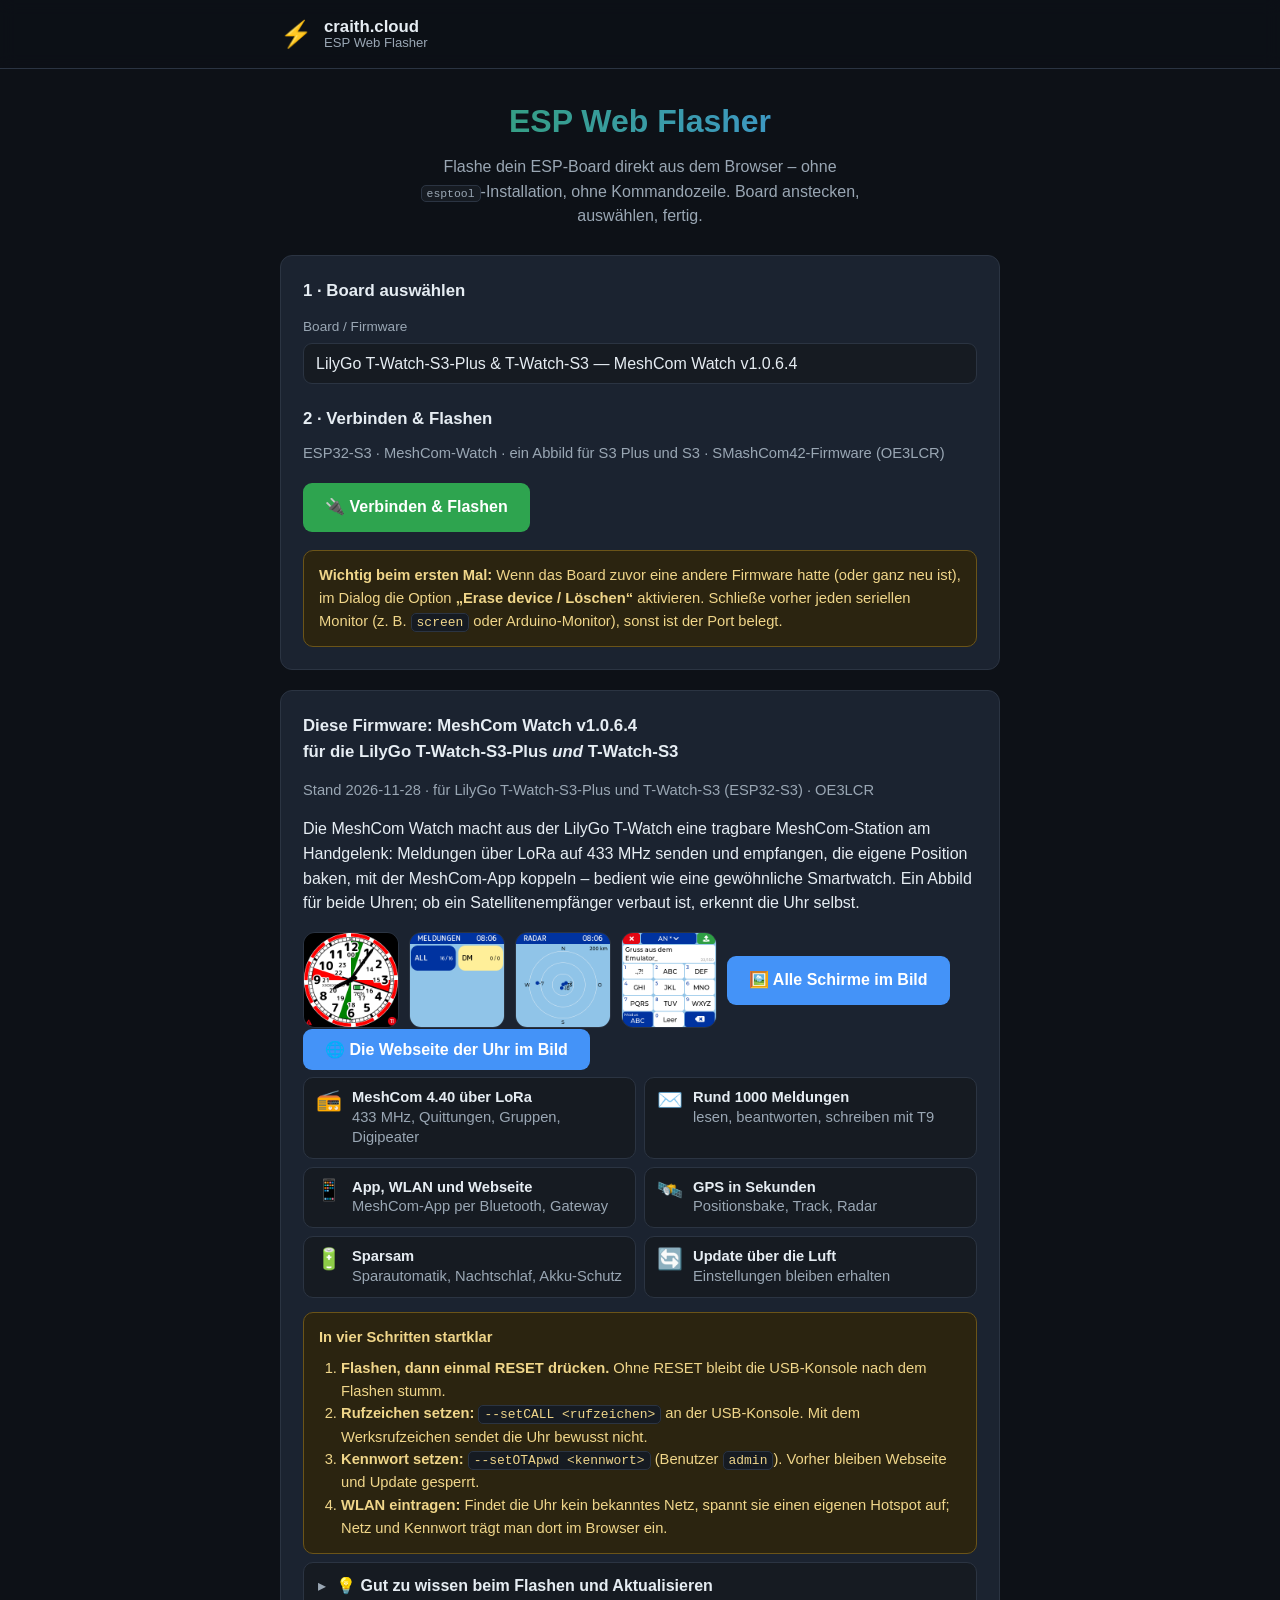
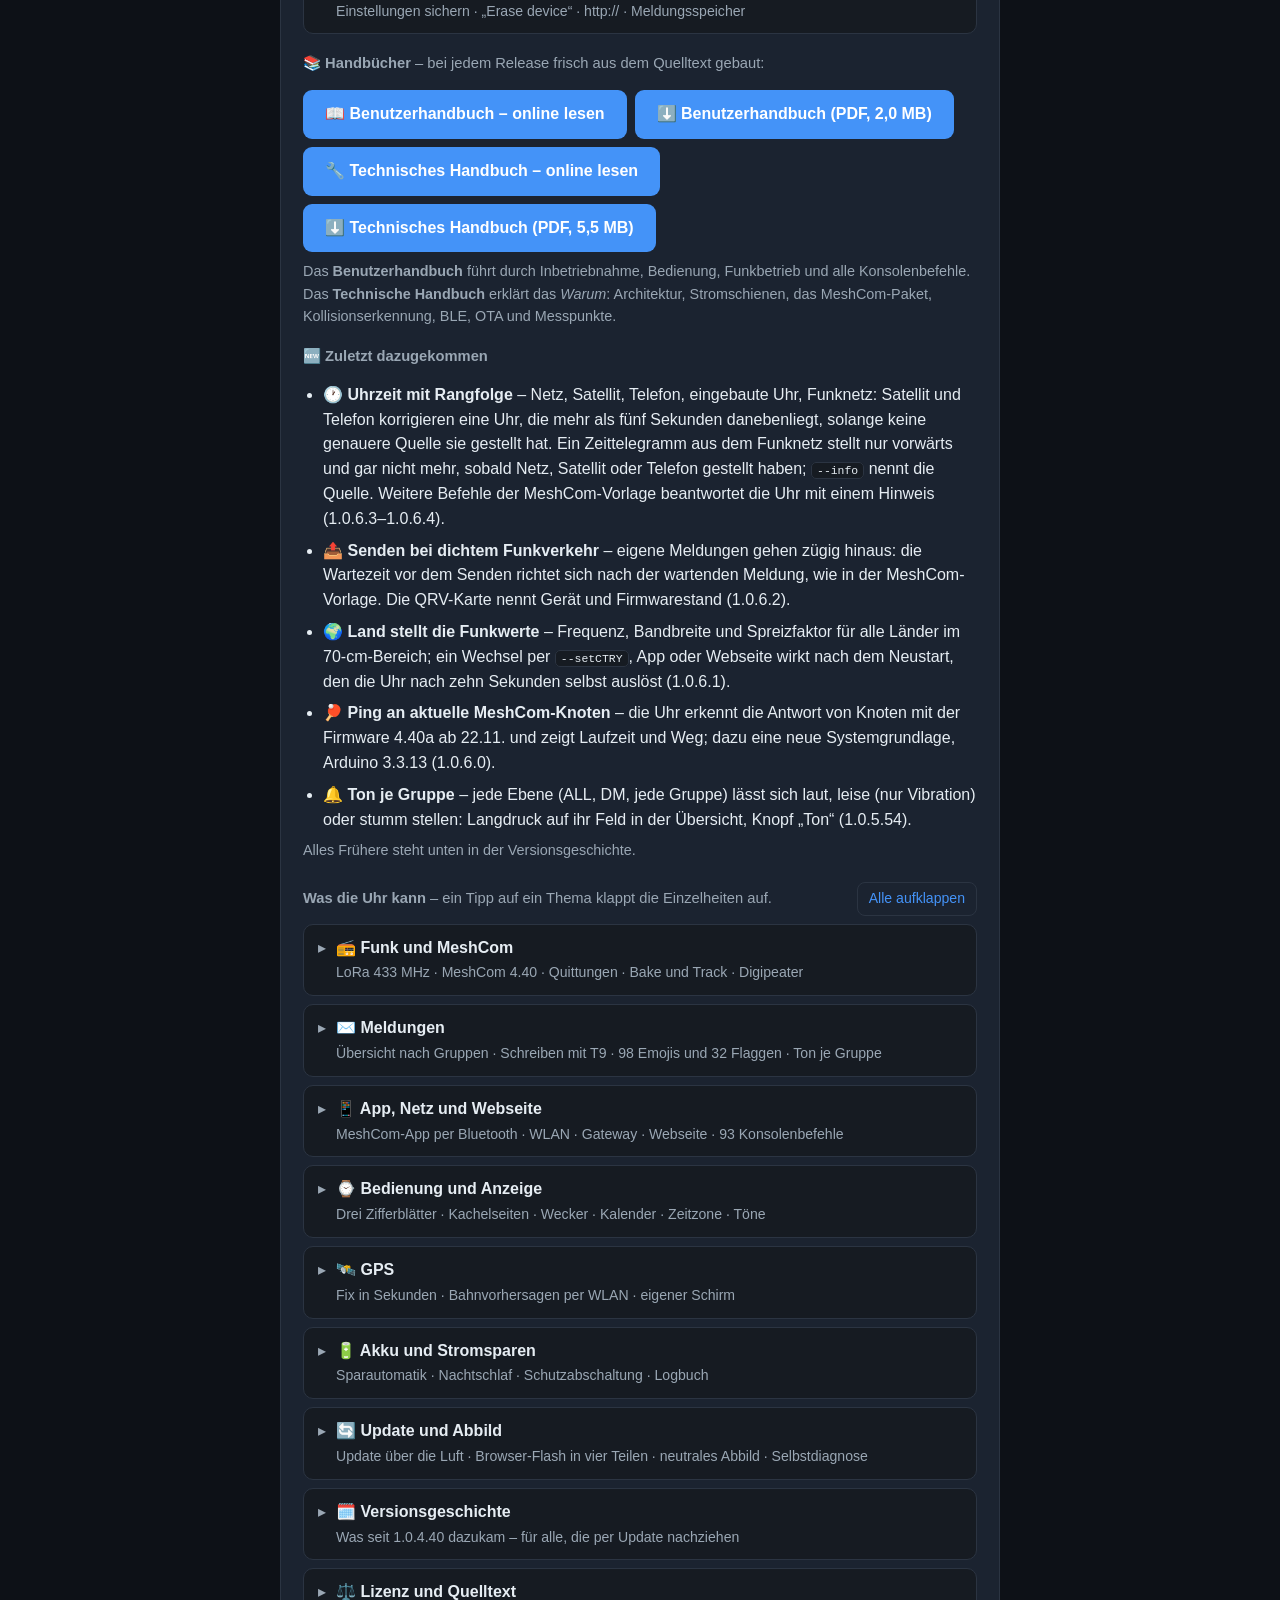
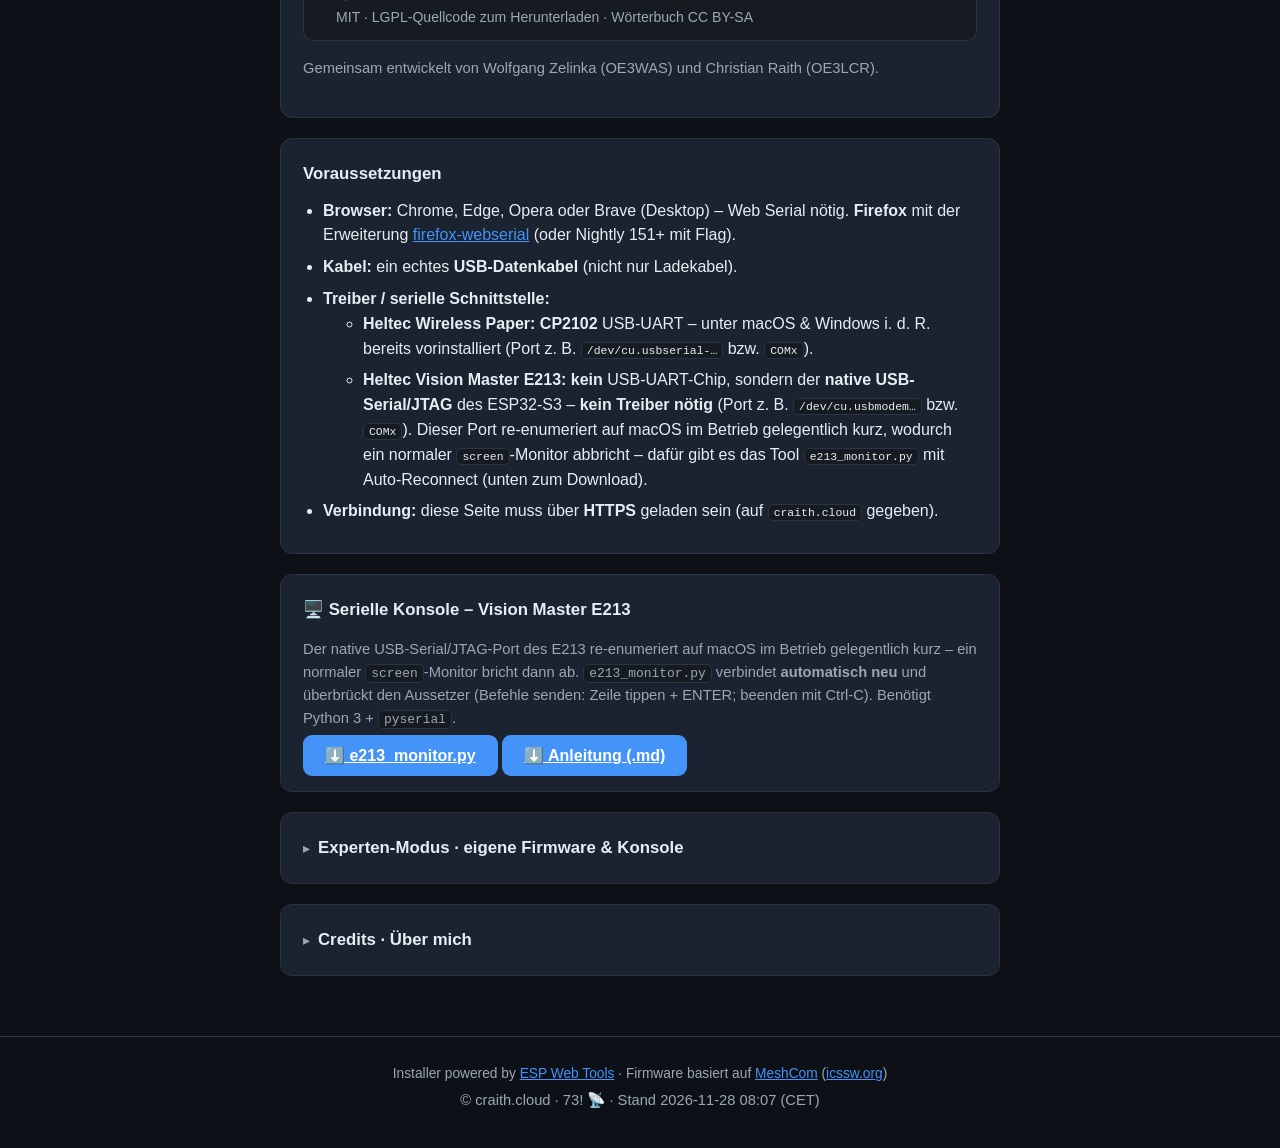
<file: index.html>
<!DOCTYPE html>
<html lang="de">
<head>
  <meta charset="UTF-8" />
  <meta name="viewport" content="width=device-width, initial-scale=1.0" />
  <title>ESP Web Flasher · craith.cloud</title>
  <meta name="description" content="Flashe deine LilyGo T-Watch-S3-Plus oder T-Watch-S3 direkt aus dem Browser mit der MeshCom-Watch-Firmware – ohne esptool-Installation oder Treiber-Gefrickel. Auch für Heltec Wireless Paper und Vision Master E213." />
  <!-- Link-Vorschau (WhatsApp, Signal, Telegram, Mastodon …) -->
  <meta property="og:type" content="website" />
  <meta property="og:site_name" content="craith.cloud" />
  <meta property="og:locale" content="de_AT" />
  <meta property="og:url" content="https://www.craith.cloud/espflash/" />
  <meta property="og:title" content="MeshCom Watch flashen · ESP Web Flasher" />
  <meta property="og:description" content="Flashe deine LilyGo T-Watch-S3-Plus oder T-Watch-S3 direkt aus dem Browser mit der MeshCom-Watch-Firmware – ohne esptool-Installation oder Treiber-Gefrickel." />
  <meta property="og:image" content="https://www.craith.cloud/espflash/img/twatch-face-192.png" />
  <meta property="og:image:width" content="192" />
  <meta property="og:image:height" content="192" />
  <meta property="og:image:alt" content="Zifferblatt der MeshCom Watch" />
  <meta name="twitter:card" content="summary" />
  <link rel="icon" href="favicon.svg" type="image/svg+xml" />
  <link rel="stylesheet" href="style.css?v=20261115" />
  <!-- ESP Web Tools (Web Serial Flasher) – lokal eingebunden, v10.2.1 -->
  <script
    type="module"
    src="vendor/esp-web-tools/install-button.js"></script>
</head>
<body>
  <header class="site-header">
    <div class="brand">
      <span class="brand-logo">⚡</span>
      <div class="brand-text">
        <span class="brand-name">craith.cloud</span>
        <span class="brand-sub">ESP Web Flasher</span>
      </div>
    </div>
  </header>

  <main class="container">
    <section class="hero">
      <h1>ESP Web Flasher</h1>
      <p class="lead">
        Flashe dein ESP-Board direkt aus dem Browser – ohne
        <code>esptool</code>-Installation, ohne Kommandozeile.
        Board anstecken, auswählen, fertig.
      </p>
    </section>

    <!-- Browser-Warnung: nur sichtbar, wenn Web Serial fehlt -->
    <div id="unsupported" class="alert alert-error" hidden>
      <strong>Dieser Browser unterstützt kein Web Serial.</strong>
      Bitte öffne diese Seite in <b>Google Chrome</b>, <b>Microsoft Edge</b>,
      <b>Opera</b> oder <b>Brave</b> (Desktop).
      <b>Firefox</b> geht ebenfalls – dafür einmalig die WebSerial-Erweiterung
      <a href="https://github.com/kuba2k2/firefox-webserial" target="_blank" rel="noopener">firefox-webserial</a>
      installieren (oder Firefox&nbsp;Nightly 151+ mit aktiviertem Web-Serial-Flag).
      <b>Safari</b> funktioniert nicht.
    </div>

    <section class="card flash-card">
      <h2>1 · Board auswählen</h2>
      <label class="field">
        <span class="field-label">Board / Firmware</span>
        <select id="board">
          <option value="twatch-s3-plus" data-version="1.0.6.4">
            LilyGo T-Watch-S3-Plus &amp; T-Watch-S3 — MeshCom Watch v1.0.6.4
          </option>
          <option value="heltec-wireless-paper" data-version="v4.35p - v4.35p.09.01">
            Heltec Wireless Paper — MeshCom v4.35p - v4.35p.09.01
          </option>
          <option value="heltec-vision-master-e213" data-version="v4.35p - v4.35p.09.01">
            Heltec Vision Master E213 — MeshCom v4.35p - v4.35p.09.01
          </option>
          <!-- Weitere Boards folgen hier -->
        </select>
      </label>

      <h2>2 · Verbinden &amp; Flashen</h2>
      <p class="muted board-info" id="board-info">
        ESP32-S3 · Panel V1.1 &amp; V1.2 · MeshCom-Firmware
      </p>

      <esp-web-install-button id="installer" manifest="manifest-heltec-wp.json">
        <button class="btn btn-primary" slot="activate">🔌 Verbinden &amp; Flashen</button>
        <span slot="unsupported" class="hidden"></span>
        <span slot="not-allowed" class="alert alert-error">
          Zugriff auf den seriellen Port wurde nicht erlaubt.
        </span>
      </esp-web-install-button>

      <div class="alert alert-warn">
        <strong>Wichtig beim ersten Mal:</strong> Wenn das Board zuvor eine andere
        Firmware hatte (oder ganz neu ist), im Dialog die Option
        <b>„Erase device&nbsp;/ Löschen“</b> aktivieren. Schließe vorher jeden
        seriellen Monitor (z.&nbsp;B. <code>screen</code> oder Arduino-Monitor),
        sonst ist der Port belegt.
      </div>
    </section>

    <section class="card" data-fw="heltec-wireless-paper">
      <h2>Diese Firmware: MeshCom v4.35p - v4.35p.09.01<br>mit Erweiterungen für das Heltec Wireless Paper</h2>
      <p class="muted">Stand 2026-09-01 · für Heltec Wireless Paper (ESP32-S3)</p>
      <ul class="changelog">
        <li>🆕 🔋 <b>Unterspannungsschutz mit Auto-Wiederanlauf</b> – das Modul schaltet bei
            <b>≤&nbsp;3,3&nbsp;V</b> kontrolliert ab, statt bis zur Tiefentladung weiterzulaufen.
            Danach prüft es im Schlaf alle 30&nbsp;Minuten den Akku und <b>startet nach dem Laden
            von selbst wieder</b> – ab 3,9&nbsp;V und erst nach dreifacher Bestätigung, damit ein
            Ladestrom keinen Fehlstart auslöst. Gedacht für Solar- und Bergstandorte, wo niemand
            täglich hinaufsteigen kann. <i>(neu 09.01)</i></li>
        <li>🆕 🛡️ <b>Boot-Gate</b> – prüft den Akku, <i>bevor</i> Display, LoRa und WLAN hochfahren,
            und beendet damit die Brownout-Schleife, in der ein Modul mit leerem Akku endlos neu
            startete. <i>(neu 09.01)</i></li>
        <li>🆕 🔬 <b>Ausreißerfeste Boot-Messung</b> – die Akkumessung beim Start bewertet jetzt den
            Median statt der Spannweite. Vorher konnte ein einzelner unruhiger Messwert die gesamte
            Erkennung verwerfen. <i>(neu 09.01)</i></li>
        <li>🔄&nbsp;<b>Basis nachgezogen</b> – auf den aktuellen MeshCom-dev-Stand <b>v4.35p.09.01</b>
            gebracht. Darin unter anderem die Speichersicherheits- und Stabilitätsarbeiten von
            DK5EN (überlaufsichere Zeitvergleiche, gehärtete Empfangspfade) sowie das neue
            <code>--setlog</code> und getrennte Hop-Grenzen für Text und Position.</li>
        <li>Funktioniert für beide Panel-Versionen <b>V1.1</b> und <b>V1.2</b>
            (automatische Erkennung).</li>
        <li>🔢 <b>Browse 9 statt 4</b> – der offizielle Build blättert durch 4 Nachrichten, diese
            Preview durch <b>9</b> (Index oben rechts).</li>
        <li>📭 <b>No-Message</b> – bei leerem Puffer „No Message“, nach 10&nbsp;s zurück zum Status.</li>
        <li>🛰️ <b>Track ohne GPS</b> – Track-Seite verschwindet nach 10&nbsp;s.</li>
        <li>🔋 <b>Ladeerkennung + Glitch-Filter</b> – bei leerem, aber gerade ladendem Akku kein
            erneutes Einschlafen (steigender Trend wird erkannt); ADC-Ausreißer werden bereinigt (±2%).</li>
        <li>🛡️ <b>Low-Voltage ohne Flash-Write</b> – bei Tiefstspannung kein riskanter Settings-Write
            mehr und nur noch <b>ein</b> E-Ink-Refresh statt zwei.</li>
        <li>⌨️ <b>Gehärtete Eingabe</b> – robuster Befehls-Parser für USB-Serial <b>und</b> Telnet
            (90-s-Timeout, mehrere <code>--</code>-Befehle pro Zeile).</li>
        <li>ℹ️ <b>Inzwischen offiziell</b> – <b>Long-Press = Deep&nbsp;Sleep</b>, die
            <b>„AKKU LOW“-Anzeige</b> und das Kommando <b><code>--rotate</code></b> sind über die
            PRs #1050 und #1034 in MeshCom-dev eingeflossen und damit <i>kein</i> Preview-Merkmal mehr.</li>
      </ul>
      <p style="margin:16px 0 0">
        <a class="btn btn-blue" href="wp/" style="text-decoration:none; display:inline-flex; align-items:center; gap:7px">
          📖 Projektseite: Heltec Wireless Paper – Daten, Stückliste &amp; 3D-Gehäuse
        </a>
      </p>
    </section>

    <section class="card" data-fw="heltec-vision-master-e213" hidden>
      <h2>Diese Firmware: MeshCom v4.35p - v4.35p.09.01<br>mit Erweiterungen für das Heltec Vision Master E213</h2>
      <p class="muted">Stand 2026-09-01 · für Heltec Vision Master E213 (ESP32-S3)</p>
      <ul class="changelog">
        <li>🆕 🔋 <b>Unterspannungsschutz mit Auto-Wiederanlauf</b> – das Modul schaltet bei
            <b>≤&nbsp;3,3&nbsp;V</b> kontrolliert ab, statt bis zur Tiefentladung weiterzulaufen.
            Danach prüft es im Schlaf alle 30&nbsp;Minuten den Akku und <b>startet nach dem Laden
            von selbst wieder</b> – ab 3,9&nbsp;V und erst nach dreifacher Bestätigung, damit ein
            Ladestrom keinen Fehlstart auslöst. Gedacht für Solar- und Bergstandorte, wo niemand
            täglich hinaufsteigen kann. <i>(neu 09.01)</i></li>
        <li>🆕 🛡️ <b>Boot-Gate</b> – prüft den Akku, <i>bevor</i> Display, LoRa und WLAN hochfahren,
            und beendet damit die Brownout-Schleife, in der ein Modul mit leerem Akku endlos neu
            startete. <i>(neu 09.01)</i></li>
        <li>🆕 🔬 <b>Ausreißerfeste Boot-Messung</b> – die Akkumessung beim Start bewertet jetzt den
            Median statt der Spannweite. Vorher konnte ein einzelner unruhiger Messwert die gesamte
            Erkennung verwerfen. <i>(neu 09.01)</i></li>
        <li>🔢 <b>Browse 9 statt 4</b> – der offizielle Build blättert durch 4 Nachrichten, diese
            Preview durch <b>9</b> (Index oben rechts).</li>
        <li>📭 <b>No-Message</b> – bei leerem Puffer „No Message“, nach 10&nbsp;s zurück zum Status.</li>
        <li>🔋 <b>Ladeerkennung + Glitch-Filter</b> – kein Deepsleep-Loop bei gerade ladendem Akku;
            ADC-Ausreißer werden bereinigt (±2%).</li>
        <li>⌨️ <b>Gehärtete Eingabe</b> – robuster Befehls-Parser für USB-Serial <b>und</b> Telnet
            (90-s-Timeout, mehrere <code>--</code>-Befehle pro Zeile).</li>
        <li>ℹ️ <b>Inzwischen offiziell</b> – <b>Long-Press = Deep&nbsp;Sleep</b>, die
            <b>„AKKU LOW“-Anzeige</b> und das Kommando <b><code>--rotate</code></b> sind über die
            PRs #1050 und #1034 in MeshCom-dev eingeflossen und damit <i>kein</i> Preview-Merkmal
            mehr. Das Board selbst ist seit #1021 offizieller Teil von MeshCom-dev.</li>
        <li><b>Hardware:</b> ESP32-S3R8 · 16 MB Flash · 8 MB PSRAM (bewusst inaktiv – mit
            aktiviertem Octal-PSRAM bootet das Board in eine Schleife) · SX1262 LoRa · 2,13″ E-Ink ·
            USB-Serial/JTAG. Akku-Messung kalibriert (Teiler-Faktor wie Vision Master E290).</li>
      </ul>
    </section>

    <section class="card" data-fw="twatch-s3-plus" hidden>
      <h2>Diese Firmware: MeshCom Watch v1.0.6.4<br>für die LilyGo T-Watch-S3-Plus <i>und</i> T-Watch-S3</h2>
      <p class="muted">Stand 2026-11-28 · für LilyGo T-Watch-S3-Plus und T-Watch-S3 (ESP32-S3) · OE3LCR</p>

      <p style="margin-top:12px">Die MeshCom Watch macht aus der LilyGo T-Watch eine tragbare MeshCom-Station
        am Handgelenk: Meldungen über LoRa auf 433&nbsp;MHz senden und empfangen, die eigene Position baken,
        mit der MeshCom-App koppeln – bedient wie eine gewöhnliche Smartwatch. Ein Abbild für beide Uhren;
        ob ein Satellitenempfänger verbaut ist, erkennt die Uhr selbst.</p>

      <a href="twatch/schirme.html" target="_blank" rel="noopener"
         style="display:block;margin-top:14px;text-decoration:none;color:inherit">
        <span style="display:flex;flex-wrap:wrap;gap:10px;align-items:center">
          <img src="twatch/schirme/funkraumuhr.png" alt="Funkraumuhr" width="96" height="96" loading="lazy"
               style="width:96px;height:96px;border-radius:12px;border:1px solid var(--border)">
          <img src="twatch/schirme/meldungen.png" alt="Meldungen" width="96" height="96" loading="lazy"
               style="width:96px;height:96px;border-radius:12px;border:1px solid var(--border)">
          <img src="twatch/schirme/radar.png" alt="Radar" width="96" height="96" loading="lazy"
               style="width:96px;height:96px;border-radius:12px;border:1px solid var(--border)">
          <img src="twatch/schirme/schreiben.png" alt="Schreiben mit T9" width="96" height="96" loading="lazy"
               style="width:96px;height:96px;border-radius:12px;border:1px solid var(--border)">
          <span class="btn btn-blue">🖼️ Alle Schirme im Bild</span>
        </span>
      </a>
      <p style="margin:10px 0 0">
        <a class="btn btn-blue" href="twatch/webui.html" target="_blank" rel="noopener"
           style="text-decoration:none">🌐 Die Webseite der Uhr im Bild</a>
      </p>

      <ul class="facts">
        <li><span>📻</span><div><b>MeshCom 4.40 über LoRa</b><br>433&nbsp;MHz, Quittungen, Gruppen, Digipeater</div></li>
        <li><span>✉️</span><div><b>Rund 1000 Meldungen</b><br>lesen, beantworten, schreiben mit T9</div></li>
        <li><span>📱</span><div><b>App, WLAN und Webseite</b><br>MeshCom-App per Bluetooth, Gateway</div></li>
        <li><span>🛰️</span><div><b>GPS in Sekunden</b><br>Positionsbake, Track, Radar</div></li>
        <li><span>🔋</span><div><b>Sparsam</b><br>Sparautomatik, Nachtschlaf, Akku-Schutz</div></li>
        <li><span>🔄</span><div><b>Update über die Luft</b><br>Einstellungen bleiben erhalten</div></li>
      </ul>

      <div class="alert alert-warn" style="margin-top:14px">
        <strong>In vier Schritten startklar</strong>
        <ol style="margin:8px 0 0; padding-left:22px">
          <li><b>Flashen, dann einmal RESET drücken.</b> Ohne RESET bleibt die USB-Konsole nach dem
              Flashen stumm.</li>
          <li><b>Rufzeichen setzen:</b> <code>--setCALL &lt;rufzeichen&gt;</code> an der USB-Konsole.
              Mit dem Werksrufzeichen sendet die Uhr bewusst nicht.</li>
          <li><b>Kennwort setzen:</b> <code>--setOTApwd &lt;kennwort&gt;</code> (Benutzer
              <code>admin</code>). Vorher bleiben Webseite und Update gesperrt.</li>
          <li><b>WLAN eintragen:</b> Findet die Uhr kein bekanntes Netz, spannt sie einen eigenen
              Hotspot auf; Netz und Kennwort trägt man dort im Browser ein.</li>
        </ol>
      </div>

      <details class="fold">
        <summary><span class="fold-head"><b>💡 Gut zu wissen beim Flashen und Aktualisieren</b>
          <span class="fold-teaser">Einstellungen sichern · „Erase device“ · http:// · Meldungsspeicher</span></span></summary>
        <ul class="changelog">
          <li><b>Einstellungen bleiben beim Browser-Flash erhalten.</b> Der Flasher schreibt Bootloader,
              Partitionstabelle und Firmware einzeln und lässt den Einstellungsspeicher stehen. Nur mit
              angehaktem „Erase device&nbsp;/ Löschen“ ist alles weg.</li>
          <li><b>Trotzdem vorher sichern.</b> Auf der Webseite der Uhr unter <code>/einstellungen</code> die
              Textsicherung herunterladen, oder an der USB-Konsole <code>--exportSET</code>. Zurück geht es
              durch Hochladen, Einfügen oder <code>--importSET</code>.</li>
          <li><b>Adresse der Uhr mit <code>http://</code> eintippen.</b> Browser ergänzen sonst
              <code>https://</code>, das die Uhr nicht spricht.</li>
          <li><b>Meldungsspeicher nur per Kabel.</b> Ein Update über die Luft tauscht die Firmware, nicht
              die Partitionstabelle. Den Flash-Bereich für rund 1000 Meldungen bringt erst ein
              Browser-Flash mit; wer nur über die Luft aktualisiert, behält die letzten 30 Meldungen.</li>
          <li><b>Ohne Rufzeichen kein Senden.</b> Eine Aussendung ohne gültige Kennung ist im Amateurfunk
              nicht zulässig, und aktuelle MeshCom-Geräte verwerfen solche Meldungen ohnehin.</li>
        </ul>
      </details>

      <p class="muted" style="margin-top:18px"><b>📚 Handbücher</b> – bei jedem Release frisch aus dem
        Quelltext gebaut:</p>
      <p style="margin:8px 0 0; display:flex; flex-wrap:wrap; gap:8px">
        <a class="btn btn-blue" href="twatch/MeshCom-Watch-Handbuch.html" target="_blank" rel="noopener"
           style="text-decoration:none">📖 Benutzerhandbuch – online lesen</a>
        <a class="btn btn-blue" href="twatch/MeshCom-Watch-Handbuch.pdf" download
           style="text-decoration:none">⬇️ Benutzerhandbuch (PDF, 2,0&nbsp;MB)</a>
        <a class="btn btn-blue" href="twatch/MeshCom-Watch-Technisches-Handbuch.html" target="_blank" rel="noopener"
           style="text-decoration:none">🔧 Technisches Handbuch – online lesen</a>
        <a class="btn btn-blue" href="twatch/MeshCom-Watch-Technisches-Handbuch.pdf" download
           style="text-decoration:none">⬇️ Technisches Handbuch (PDF, 5,5&nbsp;MB)</a>
      </p>
      <p class="muted" style="margin-top:8px; font-size:0.9em">
        Das <b>Benutzerhandbuch</b> führt durch Inbetriebnahme, Bedienung, Funkbetrieb und alle
        Konsolenbefehle. Das <b>Technische Handbuch</b> erklärt das <i>Warum</i>: Architektur,
        Stromschienen, das MeshCom-Paket, Kollisionserkennung, BLE, OTA und Messpunkte.</p>

      <p class="muted" style="margin-top:18px"><b>🆕&nbsp;Zuletzt dazugekommen</b></p>
      <ul class="changelog">
        <li>🕐&nbsp;<b>Uhrzeit mit Rangfolge</b> – Netz, Satellit, Telefon, eingebaute Uhr, Funknetz:
            Satellit und Telefon korrigieren eine Uhr, die mehr als fünf Sekunden danebenliegt,
            solange keine genauere Quelle sie gestellt hat. Ein Zeittelegramm aus dem Funknetz
            stellt nur vorwärts und gar nicht mehr, sobald Netz, Satellit oder Telefon gestellt
            haben; <code>--info</code> nennt die Quelle. Weitere Befehle der MeshCom-Vorlage
            beantwortet die Uhr mit einem Hinweis (1.0.6.3–1.0.6.4).</li>
        <li>📤&nbsp;<b>Senden bei dichtem Funkverkehr</b> – eigene Meldungen gehen zügig hinaus: die
            Wartezeit vor dem Senden richtet sich nach der wartenden Meldung, wie in der
            MeshCom-Vorlage. Die QRV-Karte nennt Gerät und Firmwarestand (1.0.6.2).</li>
        <li>🌍&nbsp;<b>Land stellt die Funkwerte</b> – Frequenz, Bandbreite und Spreizfaktor für alle
            Länder im 70-cm-Bereich; ein Wechsel per <code>--setCTRY</code>, App oder Webseite
            wirkt nach dem Neustart, den die Uhr nach zehn Sekunden selbst auslöst (1.0.6.1).</li>
        <li>🏓&nbsp;<b>Ping an aktuelle MeshCom-Knoten</b> – die Uhr erkennt die Antwort von Knoten
            mit der Firmware 4.40a ab 22.11. und zeigt Laufzeit und Weg; dazu eine neue
            Systemgrundlage, Arduino 3.3.13 (1.0.6.0).</li>
        <li>🔔&nbsp;<b>Ton je Gruppe</b> – jede Ebene (ALL, DM, jede Gruppe) lässt sich laut, leise
            (nur Vibration) oder stumm stellen: Langdruck auf ihr Feld in der Übersicht, Knopf „Ton“
            (1.0.5.54).</li>
      </ul>
      <p class="muted" style="margin-top:6px; font-size:0.9em">Alles Frühere steht unten in der
        Versionsgeschichte.</p>

      <div class="fold-bar">
        <p class="muted" style="margin:0"><b>Was die Uhr kann</b> – ein Tipp auf ein Thema klappt die
          Einzelheiten auf.</p>
        <button type="button" class="fold-all" data-fold-all>Alle aufklappen</button>
      </div>

      <details class="fold">
        <summary><span class="fold-head"><b>📻 Funk und MeshCom</b>
          <span class="fold-teaser">LoRa 433&nbsp;MHz · MeshCom 4.40 · Quittungen · Bake und Track · Digipeater</span></span></summary>
        <ul class="changelog">
          <li><b>MeshCom über LoRa</b> – SX1262 auf 433&nbsp;MHz, Protokollfassung 4.40 (eigener
              Kennbuchstabe A), mit denselben Hop-Zahlen wie die übrigen Knoten. Sendeleistung in neun
              Stufen, ganz links nur Empfang.</li>
          <li><b>Land wählbar</b> – das Land stellt Frequenz, Bandbreite und Spreizfaktor: EU, UK, ON,
              EA, LA, EU8, UK8, US, VR2, 435, 436, 442 und PL. Einstellbar per <code>--setCTRY</code>,
              in der App oder auf der Webseite der Uhr; die Uhr startet danach selbst neu. Vorgabe
              und in Österreich und Deutschland richtig ist EU8 (433,175&nbsp;MHz).</li>
          <li><b>Kollisionsvermeidung</b> (CSMA/CA mit Hardware-CAD) – vor jeder Aussendung horcht der
              Funkchip, ob der Kanal frei ist, und wartet bei Belegung gestaffelt. Empfang hat Vorrang
              vor dem Senden.</li>
          <li><b>Quittungen</b> – die Sendekarte wird grün, sobald die Gegenstation, ein Gateway oder der
              Server bestätigt; eine Direktmeldung hat dafür 2:40&nbsp;Minuten Zeit, ohne das Senden zu
              sperren. Direktmeldungen an die Uhr quittiert sie selbst (<code>--dmack</code>).</li>
          <li><b>Direktmeldungen nur einmal</b> – wiederholt ein Knoten eine Direktmeldung oder reicht
              ein Briefkasten-Knoten sie nach, erscheint und vibriert sie einmal; quittiert wird jede
              Kopie.</li>
          <li><b>Eine Station anrufen</b> – die sechste Karte auf dem SENDEN-Schirm ruft die zuletzt
              gehörte Station an und zeigt Laufzeit und Weg der Antwort. Die Uhr antwortet auch selbst
              auf Anrufe. Konsole: <code>--ping &lt;rufzeichen&gt;</code>.</li>
          <li><b>Positionsbake</b> – alle 30&nbsp;Minuten, die erste rund 2&nbsp;Minuten nach dem Start,
              außer der Reihe beim ersten Satellitenfix nach längerer Pause.
              <code>--sendPOS</code> sendet sofort, <code>--aprs on|off</code> schaltet. Ohne Satellitenfix nimmt
              die Bake den Standort vom Handy aus der MeshCom-App – so sendet auch die T-Watch&nbsp;S3
              ohne Empfänger eine Position.</li>
          <li><b>Track</b> – Kachel TRACK oder <code>--track</code>: bei GPS-Fix gehen Positionen je nach
              Tempo alle 10–20&nbsp;Sekunden über das eigene Gateway zum Server, über Funk alle
              5&nbsp;Minuten.</li>
          <li><b>Digipeater</b> – <code>--relay on</code> reicht fremde Pakete über Funk weiter (ab Werk
              aus). Mit <code>--setECODIGI on</code> pausiert die Weitergabe zwischen 22 und 7&nbsp;Uhr.</li>
          <li><b>Stationsliste und Radar</b> – wer wurde gehört, wie weit weg, in welcher Richtung.</li>
          <li><b>Blick in den Funkkanal</b> – die Webseite „LoRa“ und <code>--lora</code> zeigen die
              Sendewarteschlange, die Kanalbelegung und die letzten 20 Rahmen im Format der
              MeshCom-Nodes.</li>
          <li><b>Empfangsdiagnose ohne Gegenstelle</b> – <code>--rxdiag</code>: Rauschpegel,
              Präambel-Erkennung und ein Bandsweep 430–440&nbsp;MHz, auf Wunsch verzögert und ohne Kabel
              am Ort der Wahl.</li>
        </ul>
      </details>

      <details class="fold">
        <summary><span class="fold-head"><b>✉️ Meldungen</b>
          <span class="fold-teaser">Übersicht nach Gruppen · Schreiben mit T9 · 98 Emojis und 32 Flaggen · Ton je Gruppe</span></span></summary>
        <ul class="changelog">
          <li><b>Übersicht nach Ebenen</b> – farbige Felder für <b>ALL</b>, <b>DM</b> und bis zu sechs
              eigene Gruppen (<code>--setgrc</code>): volle Farbe = Ungelesenes, hell = nichts Neues,
              Zähler <b>neu / gesamt</b>. Ein Tipp öffnet die Gruppe.</li>
          <li><b>Liste und Lesen</b> – jede Karte zeigt Rufzeichen, Zeit und den Anfang des Textes. Die
              geöffnete Meldung trägt die Farbe ihrer Ebene, den Zähler „3/7“, Empfangszeit, RSSI/SNR
              und Ziel; ältere Meldungen zeigen „gestern“ oder das Datum.</li>
          <li><b>Schreiben an der Uhr</b> – Telefontastatur mit <b>T9-Wortvorschlag</b>: jede Taste
              einmal drücken, das Wort steht da (Amateurfunk-Begriffe, Deutsch, Englisch). Erreichbar
              aus „Senden“ mit einem Wisch nach oben oder mit einem Langdruck auf eine Meldung – dann
              geht die Antwort gleich an deren Gruppe oder Absender.</li>
          <li><b>Kopieren und weiterleiten</b> – ein Doppeltipp auf eine Meldung kopiert ihren Text, ein
              Langdruck aufs Textfeld fügt ihn ein.</li>
          <li><b>Schnellantwort ohne Tastatur</b> – Textbausteine für Standort (Maidenhead-Locator und
              Vorname aus <code>--setname</code>), QSL, QRV mit Gerät und Firmwarestand, Wetter am eigenen Standort und TEST. Aus
              einer geöffneten Meldung nach rechts wischen: die Bausteine antworten dem Absender, der
              Gruppe oder allen.</li>
          <li><b>Meldung statt Uhrzeit</b> – weckt eine Meldung den dunklen Schirm, zeigt die Uhr die
              Meldung selbst; „Meldung merken“ (1–30&nbsp;min) holt sie beim nächsten Blick zurück.</li>
          <li><b>Eigene Aussendungen in der Liste</b> – ob von der Uhr, aus der App, aus dem Browser
              oder von der Konsole: der Gesprächsfaden ist vollständig.</li>
          <li><b>Meldungen bleiben erhalten</b> – eigener Flash-Bereich für rund 1000 Meldungen,
              übersteht Neustart, Update und eine stromlose Uhr.</li>
          <li><b>Gelesen und gelöscht</b> – „Alle als gelesen“ auf der Webseite, die Uhr zieht sofort
              mit. Ein Langdruck auf ein Feld der Übersicht bietet „Alle löschen“ und „Nur gelesene
              löschen“.</li>
          <li><b>Emojis, Flaggen und Schrift</b> – 98 Emojis und 32 Länderflaggen 🇦🇹🇩🇪🇨🇭 als Bildschrift;
              die Schrift deckt neben Deutsch auch die Sprachen der Nachbarländer ab (ę ż ć ś ń …).</li>
          <li><b>Ton je Ebene</b> – ALL, DM und jede Gruppe einzeln auf <b>laut</b>, <b>leise</b> (kein
              Ton, Vibration und Schirm bleiben) oder <b>stumm</b> (nichts, der Schirm bleibt dunkel).
              Umschalten mit dem Knopf „Ton“ nach einem Langdruck auf das Feld der Übersicht, auf der
              Webseite oder mit <code>--msgton</code>; die Übersicht zeigt ein Lautsprecher-Zeichen.</li>
          <li><b>Klang und Vibration nach Empfangsweg</b> – Funk: Doppelgong, Server: zwei kurze Töne,
              Direktmeldung: Pager-Ton. Kachel <b>VIB</b> in vier Stufen; Vibrieren und Schirm wecken
              lassen sich für Funk und Server getrennt einstellen, mit Nachtruhe von 22 bis
              7&nbsp;Uhr.</li>
        </ul>
      </details>

      <details class="fold">
        <summary><span class="fold-head"><b>📱 App, Netz und Webseite</b>
          <span class="fold-teaser">MeshCom-App per Bluetooth · WLAN · Gateway · Webseite · 93 Konsolenbefehle</span></span></summary>
        <ul class="changelog">
          <li><b>MeshCom-App per Bluetooth</b> – die offizielle App verbindet sich mit PIN: Chat lesen
              und schreiben samt Gruppen; Rufzeichen, Position, Sendeleistung, Gruppen und APRS-Symbol
              lassen sich aus der App setzen. Die Häkchen folgen den drei Stufen der MeshCom-Firmware
              (gehört, Wolke, zwei Häkchen), dazu „aufgegeben“ und „verwahrt“. Die Liste der gehörten
              Stationen füllt sich laufend. Eine Anmeldung gilt nur für die laufende Verbindung.</li>
          <li><b>WLAN verbindet sich von selbst</b> – drei Netze speicherbar, das stärkste gewinnt,
              versteckte Netze und Telefon-Hotspots inklusive; <code>--wlan scan</code> sucht
              sofort.</li>
          <li><b>Die Uhr als MeshCom-Gateway</b> – <code>--gateway on</code>: Gehörtes aus dem Funknetz
              geht per WLAN zum MeshCom-Server, Servermeldungen zurück ins Funknetz. Server wählbar
              (<code>--gateway srv OE|DL|IT</code>), Positionsweitergabe abschaltbar.</li>
          <li><b>Telemetrie bis aprs.fi</b> – Akkuspannung, Ladung, Chiptemperatur und Empfangszahlen
              gehen alle 30&nbsp;Minuten als APRS-Telemetrie an den MeshCom-Server (<code>--tele</code>);
              Positionsbake mit eigenem APRS-Symbol und Kommentar.</li>
          <li><b>Webseite der Uhr</b> – <code>--web on</code>: Status, Meldungen lesen und senden,
              Stationsliste, LoRa, Akku-Logbuch (auch als CSV), Einstellungen, Update, ein Befehlsfeld
              und die Seite <b>Hilfe</b> mit allen Befehlen und Suchfeld. Dazu eine JSON-API
              (<code>/api/status.json</code>, <code>/api/akku.json</code>).</li>
          <li><b>Einstellungen sichern und wiederherstellen</b> – auf <code>/einstellungen</code> eine
              Textdatei laden: eine Befehlszeile je Wert, im Editor änderbar.</li>
          <li><b>93 Konsolenbefehle, eine Quelle</b> – dieselben <code>--</code>-Befehle über USB,
              App-Chat und das Befehlsfeld der Webseite, mehrere je Zeile. <code>--help</code> am Gerät
              und die Befehlstabelle im Handbuch stammen aus derselben Liste. Kennwort-Befehle gehen
              nie als Meldung über Funk. 125 Befehle der MeshCom-Vorlage, die es auf der Uhr nicht
              gibt, beantwortet sie mit einem Hinweis, statt sie als Meldung zu senden.</li>
        </ul>
      </details>

      <details class="fold">
        <summary><span class="fold-head"><b>⌚ Bedienung und Anzeige</b>
          <span class="fold-teaser">Drei Zifferblätter · Kachelseiten · Wecker · Kalender · Zeitzone · Töne</span></span></summary>
        <ul class="changelog">
          <li><b>Wischen und Tasten</b> – die Schirme hängen als geschlossene Schleife untereinander.
              Krone = Zifferblatt, BOOT-Tipp = Kachelseite UHR, BOOT-Doppeltipp = Meldungen; Handgelenk
              drehen weckt den Schirm. Am Zifferblatt öffnet ein Langdruck unten rechts die Meldungen,
              unten links den Akku-Detailschirm.</li>
          <li><b>Zwei Kachelseiten</b> – <b>UHR</b>: WLAN · Akku · GPS, Web · NTP · BLE, Audio ·
              Vibration · MQTT. <b>MESHCOM</b>: LoRa · APRS-Bake · Track, Quittung · Relay · Gateway.
              Ein Tipp schaltet ein und aus, ein Langdruck öffnet die Einzelheiten.</li>
          <li><b>Drei Zifferblätter</b> – die Bahnhofsuhr mit Stop-to-go-Sekundenzeiger, der Stromzähler
              mit rollendem Zählwerk und die Funkraumuhr des Seefunks (Idee OE1MOJ), rund oder
              quadratisch. Wechseln: drei Sekunden auf die obere Hälfte drücken, wischen, mit einem
              Tipp übernehmen; an der Konsole <code>--watchface</code>. Ein Doppeltipp unten blendet
              Akkuanzeige und Rufzeichen aus und ein.</li>
          <li><b>Wecker</b> – vom Zifferblatt nach oben wischen: bis zu acht Wecker, je an einzelnen
              Wochentagen, einmal oder an einem festen Datum. Signal (Vibration, Ton oder beides) und
              Schlummerzeit je Wecker; die Krone schlummert. Der Wecker holt die Uhr auch aus dem
              Nachtschlaf.</li>
          <li><b>Kalender</b> – Monatsansicht mit Kalenderwoche, Sonntage rot, heutiger Tag grün;
              links/rechts blättert die Monate.</li>
          <li><b>Zeitzone</b> – ein Schirm unter dem Zifferblatt zeigt Ortszeit, Zone, UTC und die
              Quelle der Uhrzeit (Netz, Satellit, Telefon, eingebaute Uhr oder Funknetz). Ein Tipp auf eine der zehn
              Städte stellt um, die Sommerzeit schaltet die Uhr selbst.</li>
          <li><b>Töne</b> – Gong zur vollen Stunde und bei Meldungen, Pager-Ton bei Direktmeldungen,
              Warnton bei knappem Akku. Lautstärke nach Gehör in Stufen zu 4&nbsp;dB
              (<code>--setVOL 1..100</code>), Nachtruhe 22–7&nbsp;Uhr; <code>--audio</code> mit
              <code>lora|udp|dm|aprs|stunde|warn</code> spielt jeden Klang vor. Ab Werk stumm,
              <code>--audio on</code>.</li>
          <li><b>Setup-Schirm</b> – Schalter für die Funktionen, Helligkeit in 10-%-Stufen,
              Abschaltzeit des Schirms, Drehung per Tipp.</li>
        </ul>
      </details>

      <details class="fold">
        <summary><span class="fold-head"><b>🛰️ GPS</b>
          <span class="fold-teaser">Fix in Sekunden · Bahnvorhersagen per WLAN · eigener Schirm</span></span></summary>
        <ul class="changelog">
          <li><b>Eigener Schirm</b> – Position, Höhe, Geschwindigkeit und ein Balkendiagramm der
              Satelliten, gefärbt nach Signalstärke von rot bis grün.</li>
          <li><b>Fix in Sekunden</b> – beim Einschalten bekommt der Empfänger Uhrzeit und letzte
              Position mit. Mit einem kostenlosen u-blox-Konto (AssistNow, Token auf der
              Einstellungsseite) holt die Uhr dazu per WLAN die Bahnvorhersagen für sieben Tage;
              gemessen im Freien nach echtem Kaltstart: 54 statt 147&nbsp;Sekunden.</li>
          <li><b>Empfang einstellbar und messbar</b> – Vorverstärker umschaltbar
              (<code>--gps lna normal|low|bypass</code>), <code>--gps rf</code> zeigt Regelreserve,
              Rauschen und Störungen, <code>--gps</code> das Logbuch der letzten zehn Modulstarts.</li>
          <li><b>Mit und ohne Empfänger</b> – die Uhr erkennt beim ersten Start, ob ein
              Satellitenempfänger verbaut ist; ohne startet sie schneller, und der Ladestrom passt sich
              dem kleineren Akku an. Ein Tipp auf die GPS-Kachel sucht erneut, etwa nach einer
              Nachrüstung.</li>
        </ul>
      </details>

      <details class="fold">
        <summary><span class="fold-head"><b>🔋 Akku und Stromsparen</b>
          <span class="fold-teaser">Sparautomatik · Nachtschlaf · Schutzabschaltung · Logbuch</span></span></summary>
        <ul class="changelog">
          <li><b>Sparautomatik</b> – bei dunklem Schirm taktet der Prozessor herunter; GPS ruht,
              solange das Telefon Positionen liefert, nach 10&nbsp;Minuten ohne Fix und wenn die Uhr
              still liegt. <b>ECOWLAN</b> (ab Werk an) legt das WLAN ohne bekanntes Netz für zehn
              Minuten schlafen, <b>ECOBAKE</b> (<code>--setECOBAKE on</code>) weckt den Empfänger nur
              drei Minuten vor jeder Bake.</li>
          <li><b>Nachtschlaf</b> – mit <code>--setECOSLEEP on</code> legt sich die Uhr zwischen 22 und
              7&nbsp;Uhr schlafen, sobald der Schirm dunkel ist und kein Kabel steckt; LoRa hört weiter,
              WLAN pausiert. Gemessen in einer Nacht: rund 40&nbsp;% weniger Verbrauch. Ein Druck auf
              die Krone weckt sofort.</li>
          <li><b>Akku-Schutz</b> – bei 3,60&nbsp;V wird der Schirm dunkler, GPS geht aus und das Senden
              ist gesperrt (die LoRa-Kachel wird blau, ein Tipp gibt es auf eigene Verantwortung frei).
              Bei 3,48&nbsp;V sichert die Uhr Meldungen und Zähler, zeigt „Akku leer – bitte laden“ und
              schaltet sich ab.</li>
          <li><b>Laden</b> – ein Lade-Wächter fängt schwache USB-Quellen ab (<code>--ladefix</code>),
              der Ladestrom ist einstellbar (<code>--setCHGCUR</code>, Schieberegler im
              Akku-Detailschirm).</li>
          <li><b>Akku-Gesundheit und Logbuch</b> – <code>--akku</code> zeigt Ladephase, Ladezyklen und
              die Zeit unter 20&nbsp;% und über 80&nbsp;%. Die Entladekurve der letzten rund
              68&nbsp;Stunden liegt im Flash und steht auf <code>/akku</code>, auch als CSV.</li>
        </ul>
      </details>

      <details class="fold">
        <summary><span class="fold-head"><b>🔄 Update und Abbild</b>
          <span class="fold-teaser">Update über die Luft · Browser-Flash in vier Teilen · neutrales Abbild · Selbstdiagnose</span></span></summary>
        <ul class="changelog">
          <li><b>Update über die Luft</b> – der Update-Schirm prüft beim Öffnen den Serverstand; gibt es
              Neues, wird der Knopf grün und ein Tipp installiert. Auch aus der MeshCom-App
              (<code>--ota-update</code>) oder mit einer <code>firmware.bin</code> im Browser. Während
              des Einspielens steht die Uhr rund 2&nbsp;Minuten, danach startet sie neu.</li>
          <li><b>Browser-Flash in vier Teilen</b> – Bootloader (<code>0x0</code>), Partitionstabelle
              (<code>0x8000</code>), Boot-Marke (<code>0xE000</code>) und Firmware
              (<code>0x10000</code>); der Einstellungsspeicher bei <code>0x9000</code> bleibt
              unberührt. Das Vollabbild <code>firmware.factory.bin</code> gibt es weiter für
              esptool.</li>
          <li><b>Öffentlich und neutral</b> – keine WLAN-, MQTT- oder Zugangsdaten vorinstalliert, die
              Konfiguration erfolgt auf dem Gerät; die Update-Adresse dieser Seite ist ab Werk
              eingetragen.</li>
          <li><b>Grundlage</b> – Arduino-Core 3.3.12 auf ESP-IDF 5.5.5, LVGL 9.6, RadioLib 7.8.1. Alle
              Bibliotheken sind auf eine feste Fassung geschrieben, damit sich jeder ausgelieferte
              Stand genau so nachbauen lässt.</li>
          <li><b>Selbstdiagnose</b> – <code>--info</code> zeigt ein Journal der letzten fünf Neustarts
              mit Grund, Uhrzeit und Akkustand; ein Absturz sichert seinen Backtrace, und ein Wächter
              startet die Uhr neu, wenn der Hauptlauf 30&nbsp;Sekunden hängt.</li>
        </ul>
      </details>

      <details class="fold">
        <summary><span class="fold-head"><b>🗓️ Versionsgeschichte</b>
          <span class="fold-teaser">Was seit 1.0.4.40 dazukam – für alle, die per Update nachziehen</span></span></summary>
        <ul class="changelog verlauf">
          <li><b>1.0.6.4</b> – Satellit und Telefon korrigieren die Uhr nach derselben Rangfolge;
              33 weitere Befehle der Vorlage erkannt.</li>
          <li><b>1.0.6.3</b> – Uhrzeit nach Rangfolge der Quellen, Zeittelegramme stellen nur
              vorwärts und werden nur frisch weitergereicht; 31 weitere Befehle der Vorlage
              erkannt; keine Zusatzbake mehr bei geänderter Nachbarzahl.</li>
          <li><b>1.0.6.2</b> – Eigene Meldungen gehen auch bei dichtem Funkverkehr zügig hinaus;
              die QRV-Karte nennt Gerät und Firmwarestand.</li>
          <li><b>1.0.6.1</b> – Das Land stellt die Funkwerte der Uhr, alle Länder im 70-cm-Bereich
              wählbar; Wechsel wirkt nach dem Neustart.</li>
          <li><b>1.0.6.0</b> – Ping erkennt die Antwort aktueller MeshCom-Knoten, neue
              Systemgrundlage Arduino 3.3.13 mit ESP-IDF 5.5.6.</li>
          <li><b>1.0.5.55</b> – Webseite der Uhr: die Knöpfe der Meldungsseite stehen auf festen
              Plätzen, im Browser-Reiter erscheint ein Uhr-Zeichen.</li>
          <li><b>1.0.5.52–.54</b> – Ton je Gruppe in drei Stufen, Bake außer der Reihe nach
              Nachbarzahl, das Einspielen einer Sicherung übersteht lange Befehle.</li>
          <li><b>1.0.5.48</b> – MeshCom-App verbindet wieder.</li>
          <li><b>1.0.5.43</b> – Kachelseiten UHR und MESHCOM neu geordnet.</li>
          <li><b>1.0.5.31–.33</b> – MeshCom 4.40A, gehörte Stationen in der App, Hilfe-Seite im Browser.</li>
          <li><b>1.0.5.28–.33</b> – Wecker.</li>
          <li><b>1.0.5.27</b> – Meldung statt Uhrzeit beim Wecken des Schirms.</li>
          <li><b>1.0.5.16–.24</b> – Schreiben an der Uhr mit T9; Direktmeldungen erscheinen nur einmal.</li>
          <li><b>1.0.5.6–.14</b> – Funkraumuhr als drittes Zifferblatt, Meldungsliste zeigt den Text,
              Karte wird grün, sobald die Meldung beim Server liegt.</li>
          <li><b>1.0.5.3–.4</b> – <b>Sicherheitsupdate, für alle Uhren empfohlen:</b> eine
              Bluetooth-Anmeldung gilt nur noch für die laufende Verbindung.</li>
          <li><b>1.0.5.0–.5</b> – neue Grundlage: Arduino-Core 3.3.12 und LVGL 9.6.</li>
          <li><b>1.0.4.146–.173</b> – Stromzähler als zweites Zifferblatt, Buchstaben der Nachbarländer.</li>
          <li><b>1.0.4.121–.145</b> – Zeitzone an der Uhr, Akku-Logbuch im Flash, Digipeater-Nachtpause,
              Lautstärke nach Gehör (bisherige Einstellung klingt leiser, bitte einmal nachstellen).</li>
          <li><b>1.0.4.105–.120</b> – Nachtschlaf, Webseite „LoRa“, neue Töne, GPS-Vorverstärker,
              Neustart-Journal.</li>
          <li><b>1.0.4.81–.103</b> – GPS-Bahnvorhersagen (AssistNow), Wetterzeile, Gateway-Server
              Italien.</li>
          <li><b>1.0.4.40–.80</b> – Gruppen-Übersicht, Quittungen nach MeshCom 4.35s, ein Abbild für
              beide Uhren, Update mit einem Knopf.</li>
        </ul>
      </details>

      <details class="fold">
        <summary><span class="fold-head"><b>⚖️ Lizenz und Quelltext</b>
          <span class="fold-teaser">MIT · LGPL-Quellcode zum Herunterladen · Wörterbuch CC BY-SA</span></span></summary>
        <p class="muted">
          <b>Lizenz:</b> MIT © 2026 Wolfgang Zelinka (OE3WAS) und Christian Raith (OE3LCR).
          Die Firmware enthält Bestandteile unter der
          <a href="https://www.gnu.org/licenses/old-licenses/lgpl-2.1.html">LGPL-2.1</a>
          (BearSSL-Anbindung aus dem ESP8266-Arduino-Core). Abschnitt&nbsp;6 dieser Lizenz räumt
          jedem, der ein fertiges Abbild erhält, das Recht ein, diese Bestandteile auszutauschen —
          der dafür nötige Quellcode liegt hier bereit:
        </p>
        <p><a href="firmware/twatch-s3-plus/lgpl-sources.src" download class="btn btn-blue">⬇️ LGPL-Quellcode herunterladen</a></p>
        <p class="muted" style="font-size:0.9em">
          Die Datei ist ein <code>tar.gz</code>-Archiv und trägt nur deshalb die Endung
          <code>.src</code>, weil der Webserver Archiv-Endungen sperrt. Auspacken mit
          <code>tar xzf lgpl-sources.src</code> — die Endung spielt dabei keine Rolle.
          Enthalten sind <code>tls_mini</code>, <code>bearssl</code>, der vollständige
          Lizenztext und eine Anleitung zum Austauschen der Bibliothek.
        </p>
        <p class="muted" style="font-size:0.9em">
          Der deutsche und englische Grundwortschatz des T9-Wortvorschlags ist aus den Häufigkeitsdaten
          von <a href="https://github.com/rspeer/wordfreq">wordfreq</a> (Robyn Speer) abgeleitet und steht
          wie diese unter <a href="https://creativecommons.org/licenses/by-sa/4.0/">CC BY-SA 4.0</a>.
        </p>
      </details>

      <p class="muted" style="margin-top:16px">Gemeinsam entwickelt von Wolfgang Zelinka (OE3WAS) und
        Christian Raith (OE3LCR).</p>
    </section>

    <section class="card" data-fw="heltec-wireless-paper heltec-vision-master-e213" hidden>
      <h2>📄 Technische Doku</h2>
      <!-- T-Watch-Doku-Absatz entfernt (Christian 26.08.): doppelt zur Karte, die vier
           Handbuch-Buttons stehen auf der T-Watch-Karte selbst. Heltec-Teil bleibt. -->
      <p class="muted" style="margin-top:16px"><b>Heltec Wireless Paper / Vision Master E213:</b></p>
      <p class="muted">Stabilitäts- &amp; Robustheits-Analyse (Wireless Paper + Vision Master E213,
          Stand 07-01) — Multi-Agenten-Audit, read-only, jeder Befund am Code gegengeprüft. Schwerpunkt
          Display/E-Ink, Akku &amp; Deepsleep, Timing: <b>11 verifizierte Befunde</b> (4 × orange / 5 × gelb / 2 × blau),
          keine kritischen.</p>
      <a href="MeshCom-WP-E213-Stabilitaet-2026-07-01.md" download class="btn btn-blue">⬇️ Stabilitäts-Analyse 07-01 (.md)</a>
      <p class="muted" style="margin-top:20px">Ältere Analyse: Fehleranalyse „Display-Freeze nach Akku-leer / Neustart"
          (06-12) mit Ursachenketten — Grundlage der 06.12-Akku/Deepsleep-Fixes.</p>
      <a href="MeshCom-WP-Audit-2026-06-12.md" download class="btn btn-blue">⬇️ Audit-Report 06-12 (.md)</a>
    </section>

    <section class="card">
      <h2>Voraussetzungen</h2>
      <ul class="checks">
        <li><b>Browser:</b> Chrome, Edge, Opera oder Brave (Desktop) – Web Serial nötig.
            <b>Firefox</b> mit der Erweiterung
            <a href="https://github.com/kuba2k2/firefox-webserial" target="_blank" rel="noopener">firefox-webserial</a>
            (oder Nightly 151+ mit Flag).</li>
        <li><b>Kabel:</b> ein echtes <b>USB-Datenkabel</b> (nicht nur Ladekabel).</li>
        <li><b>Treiber / serielle Schnittstelle:</b>
          <ul>
            <li><b>Heltec Wireless Paper:</b> <b>CP2102</b> USB-UART – unter macOS &amp; Windows
                i.&nbsp;d.&nbsp;R. bereits vorinstalliert (Port z.&nbsp;B. <code>/dev/cu.usbserial-…</code>
                bzw. <code>COMx</code>).</li>
            <li><b>Heltec Vision Master E213:</b> <b>kein</b> USB-UART-Chip, sondern der <b>native
                USB-Serial/JTAG</b> des ESP32-S3 – <b>kein Treiber nötig</b> (Port z.&nbsp;B.
                <code>/dev/cu.usbmodem…</code> bzw. <code>COMx</code>). Dieser Port re-enumeriert auf
                macOS im Betrieb gelegentlich kurz, wodurch ein normaler <code>screen</code>-Monitor
                abbricht – dafür gibt es das Tool <code>e213_monitor.py</code> mit Auto-Reconnect
                (unten zum Download).</li>
          </ul>
        </li>
        <li><b>Verbindung:</b> diese Seite muss über <b>HTTPS</b> geladen sein
            (auf <code>craith.cloud</code> gegeben).</li>
      </ul>
    </section>

    <section class="card">
      <h2>🖥️ Serielle Konsole – Vision Master E213</h2>
      <p class="muted">Der native USB-Serial/JTAG-Port des E213 re-enumeriert auf macOS im Betrieb
          gelegentlich kurz – ein normaler <code>screen</code>-Monitor bricht dann ab.
          <code>e213_monitor.py</code> verbindet <b>automatisch neu</b> und überbrückt den Aussetzer
          (Befehle senden: Zeile tippen + ENTER; beenden mit Ctrl-C). Benötigt Python&nbsp;3 +
          <code>pyserial</code>.</p>
      <a href="e213_monitor.py" download class="btn btn-blue">⬇️ e213_monitor.py</a>
      <a href="e213-serielle-konsole.md" download class="btn btn-blue">⬇️ Anleitung (.md)</a>
    </section>

    <!-- ───────── Experten-Modus: eigene Firmware, Geräte-Info, Konsole ───────── -->
    <details class="card adv-card">
      <summary><h2>Experten-Modus · eigene Firmware &amp; Konsole</h2></summary>

      <div id="adv-unsupported" class="alert alert-error" hidden>
        Dieser Browser unterstützt kein Web Serial – der Experten-Modus ist
        deaktiviert. Siehe Browser-Hinweis oben.
      </div>

      <p class="muted">
        Power-User-Werkzeug auf Basis von
        <a href="https://github.com/espressif/esptool-js" target="_blank" rel="noopener">esptool-js</a>:
        Chip-Infos auslesen, eine <b>beliebige <code>.bin</code></b> an einem
        gewählten Offset flashen und die serielle Ausgabe mitlesen.
      </p>

      <fieldset id="adv-fieldset" class="adv-fieldset">
        <!-- A) Verbinden + Hardware-Erkennung -->
        <h3>1 · Verbinden &amp; Hardware erkennen</h3>
        <p class="muted">
          Beim Verbinden werden die <b>sicheren Chip-Daten</b> (Chip-Familie,
          Flash, PSRAM) ausgelesen und daraus die <b>möglichen Module</b>
          eingegrenzt. Teilen sich mehrere Boards denselben Chip, hilft die
          <b>serielle Konsole</b> (Schritt&nbsp;3) bei der eindeutigen Erkennung.
        </p>
        <div class="adv-row">
          <button class="btn btn-primary" id="adv-connect">🔌 Verbinden &amp; auslesen</button>
          <button class="btn btn-stop" id="adv-disconnect">⏹ Stoppen</button>
        </div>
        <div class="adv-detect">
          <dl id="adv-info" class="adv-info" hidden></dl>
          <div id="adv-gallery" class="adv-gallery" hidden></div>
        </div>
        <p class="muted adv-nrf-note">
          <b>Hinweis nRF52-Boards</b> (RAK4631, Lilygo T-Echo, Heltec T114):
          Diese sprechen kein esptool-Protokoll und können hier
          <b>nicht erkannt oder geflasht</b> werden – sie werden per
          UF2-Drag&amp;Drop bzw. ZIP-Bootloader programmiert.
        </p>

        <!-- B) Eigene Firmware flashen -->
        <h3>2 · Eigene Firmware flashen</h3>
        <label class="field">
          <span class="field-label">Firmware-Datei (.bin)</span>
          <input type="file" id="adv-file" accept=".bin,application/octet-stream" />
        </label>
        <div class="adv-row">
          <label class="field adv-grow">
            <span class="field-label">Offset / Adresse</span>
            <select id="adv-offset">
              <option value="0">Komplett-/Merged-Image · 0x0</option>
              <option value="65536" selected>Nur App · 0x10000</option>
              <option value="custom">Eigener Offset…</option>
            </select>
          </label>
          <label class="field" id="adv-offset-custom" hidden>
            <span class="field-label">Hex-Offset</span>
            <input type="text" inputmode="latin" placeholder="z. B. 1000" value="" />
          </label>
        </div>
        <label class="adv-check">
          <input type="checkbox" id="adv-erase" />
          <span>Vor dem Schreiben gesamten Flash löschen (Erase)</span>
        </label>
        <div class="alert alert-warn">
          <strong>Offset beachten:</strong> Falscher Offset führt zu einem nicht
          bootenden Board. Im Zweifel ein <b>Komplett-Image (0x0)</b> verwenden.
          Der Chip wird automatisch erkannt.
        </div>
        <button class="btn btn-primary" id="adv-flash" disabled>⚡ Datei flashen</button>
        <div class="adv-progress" id="adv-progress" role="progressbar"
             aria-valuemin="0" aria-valuemax="100" aria-valuenow="0" hidden>
          <div class="adv-progress-bar" id="adv-progress-bar"></div>
        </div>
        <p class="adv-status" id="adv-status"></p>
        <pre class="adv-log" id="adv-log" aria-label="Flash-Protokoll"></pre>

        <!-- C) Serielle Konsole -->
        <h3>3 · Serielle Konsole &amp; eindeutige Board-Erkennung</h3>
        <p class="muted">
          Liest die Ausgabe der laufenden Firmware. Läuft bereits MeshCom,
          fragt <b>„ℹ Board abfragen“</b> per <code>--info</code> die
          <b>HWID</b> ab – damit ist das Modul <b>eindeutig</b> bestimmt
          (Foto oben wird bestätigt). Bitte vorher oben <b>„Stoppen“</b>,
          falls noch verbunden – der Port kann nur einmal gleichzeitig
          genutzt werden.
        </p>
        <div class="adv-row">
          <label class="field">
            <span class="field-label">Baudrate</span>
            <select id="adv-baud">
              <option value="115200" selected>115200</option>
              <option value="921600">921600</option>
              <option value="74880">74880</option>
              <option value="9600">9600</option>
            </select>
          </label>
          <div class="adv-row adv-grow adv-con-buttons">
            <button class="btn btn-primary" id="adv-con-start">▶ Konsole starten</button>
            <button class="btn btn-ghost" id="adv-con-info" disabled title="Sendet --info an die MeshCom-Firmware und liest die HWID für die eindeutige Board-Erkennung">ℹ Board abfragen</button>
            <button class="btn btn-stop" id="adv-con-stop">⏹ Stoppen</button>
            <button class="btn btn-ghost" id="adv-con-clear">Leeren</button>
          </div>
        </div>
        <p class="adv-status" id="adv-con-status"></p>
        <p class="adv-panel" id="adv-panel" hidden></p>
        <pre class="adv-log adv-console" id="adv-con-out" aria-label="Serielle Ausgabe"></pre>
      </fieldset>
    </details>

    <!-- ───────── Credits · Über mich ───────── -->
    <details class="card adv-card credits-card">
      <summary><h2>Credits · Über mich</h2></summary>

      <div class="credits-bio">
        <p>
          <b>Christian Raith</b> ist Amateurfunker aus Wiener Neustadt und trägt
          das Rufzeichen <b>OE3LCR</b>. Er ist Vorsitzender des Triestingtaler
          Amateurfunkclubs Berndorf und verbindet sein Funkhobby mit einem
          ausgeprägten technischen Hintergrund als Lehrer an der HTBLuVA Mödling,
          wo er in den Bereichen Computerwerkstätte und Elektrotechnik
          unterrichtet.
        </p>
        <p>
          Sein Interesse gilt besonders modernen digitalen Betriebsarten und
          Mesh-Netzwerken – er ist aktiv im MeshCom-Netz, dem österreichischen
          LoRa-basierten Amateurfunk-Datennetz, und entwickelt dort eigene
          Firmware-Erweiterungen für Heltec-Hardware. Die Kombination aus
          Unterricht, Elektronikentwicklung und Amateurfunk ist bei ihm kein
          Zufall: Embedded Systems, Mikrocontroller und Protokollanalyse sind
          sowohl beruflicher Alltag als auch Teil seines Funkbetriebs.
        </p>
        <p>
          Daneben engagiert er sich ehrenamtlich beim Roten Kreuz
          Niederösterreich. <b>73!</b> 📡
        </p>
      </div>

      <dl class="credits-meta">
        <dt>Rufzeichen</dt><dd>OE3LCR</dd>
        <dt>QTH</dt><dd>Wiener Neustadt, Österreich</dd>
        <dt>Kontakt</dt>
        <dd><a id="contact-mail" href="#" data-u="oe3lcr" data-d="oevsv.at">E-Mail einblenden</a></dd>
        <dt>Code</dt>
        <dd><a href="https://gitlab.com/RaithChr" target="_blank" rel="noopener">gitlab.com/RaithChr</a></dd>
        <dt>Lizenz</dt>
        <dd><a href="LICENSE" target="_blank" rel="noopener">MIT</a> · © 2026 Christian Raith (OE3LCR)</dd>
      </dl>

      <p class="muted credits-thirdparty">
        Aufgebaut auf <a href="https://esphome.github.io/esp-web-tools/" target="_blank" rel="noopener">ESP Web Tools</a>
        und <a href="https://github.com/espressif/esptool-js" target="_blank" rel="noopener">esptool-js</a>
        (jeweils eigene, freie Lizenzen).
      </p>

      <div class="donate">
        <span class="donate-label">Gefällt dir das Tool? Freue mich über einen Kaffee:</span>
        <div class="donate-buttons">
          <a class="btn btn-primary" href="https://www.buymeacoffee.com/christianraith"
             target="_blank" rel="noopener">☕ Buy Me a Coffee</a>
          <a class="btn btn-blue" href="https://paypal.me/christianraith151"
             target="_blank" rel="noopener">💙 PayPal</a>
        </div>
      </div>
    </details>
  </main>

  <footer class="site-footer">
    <p>
      Installer powered by
      <a href="https://esphome.github.io/esp-web-tools/" target="_blank" rel="noopener">ESP Web Tools</a>
      · Firmware basiert auf
      <a href="https://github.com/icssw-org/MeshCom-Firmware" target="_blank" rel="noopener">MeshCom</a>
      (<a href="https://icssw.org" target="_blank" rel="noopener">icssw.org</a>)
    </p>
    <p class="muted">© craith.cloud · 73! 📡 · Stand 2026-11-28 08:07 (CET)</p>
  </footer>

  <script src="app.js?v=20261115"></script>
  <script type="module" src="advanced.js"></script>
</body>
</html>
</file>
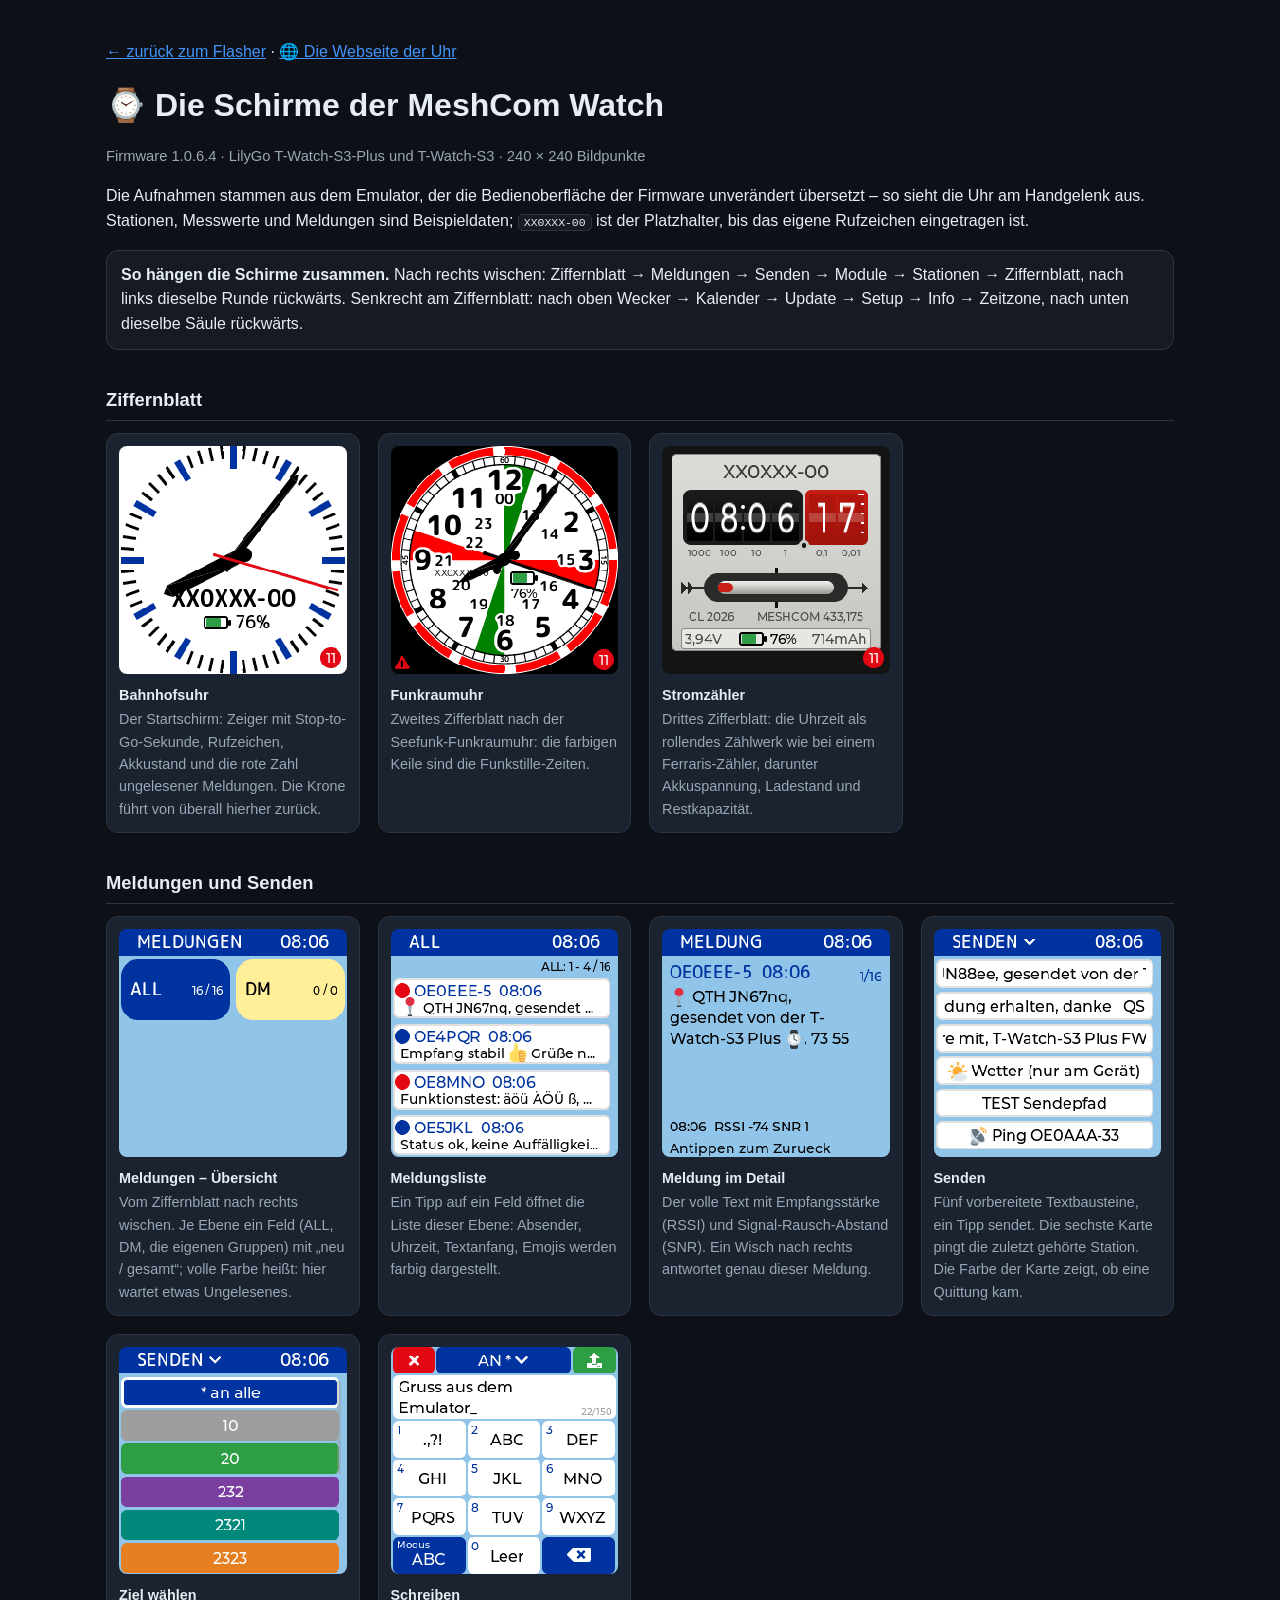
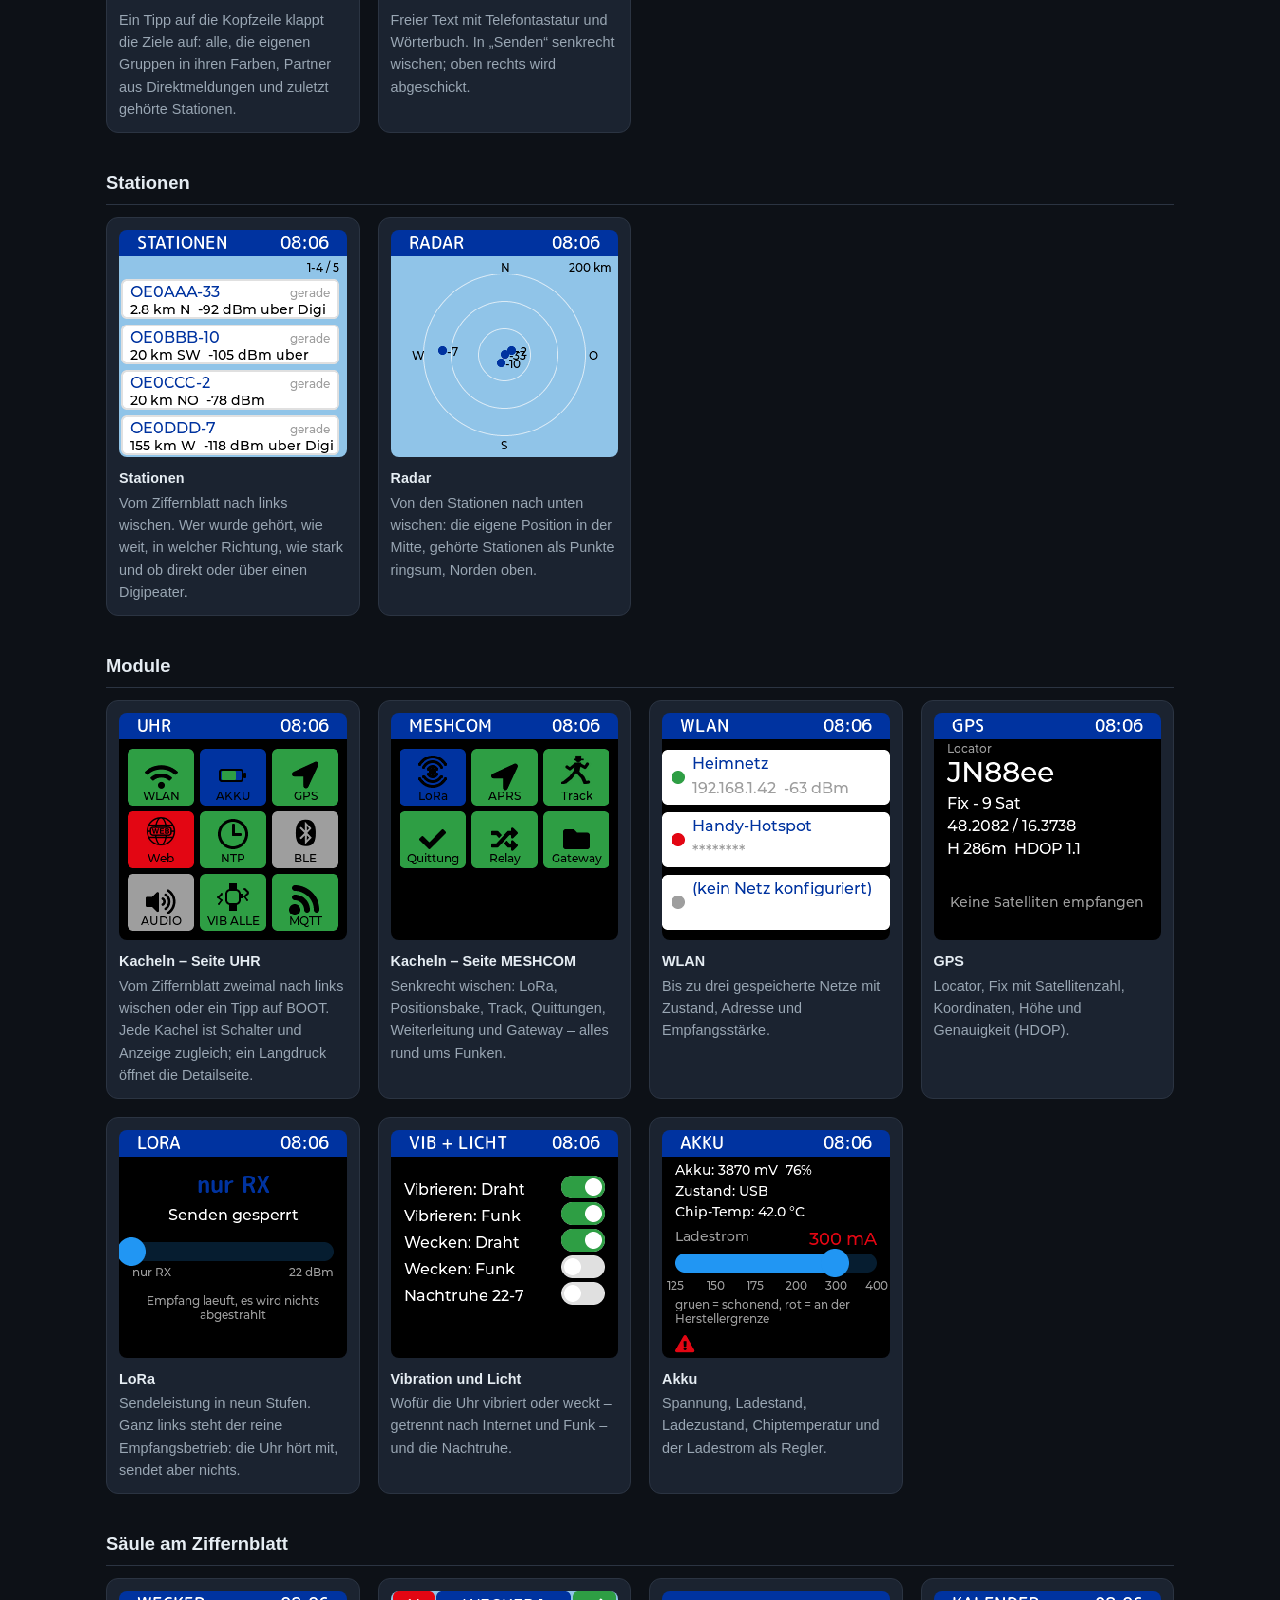
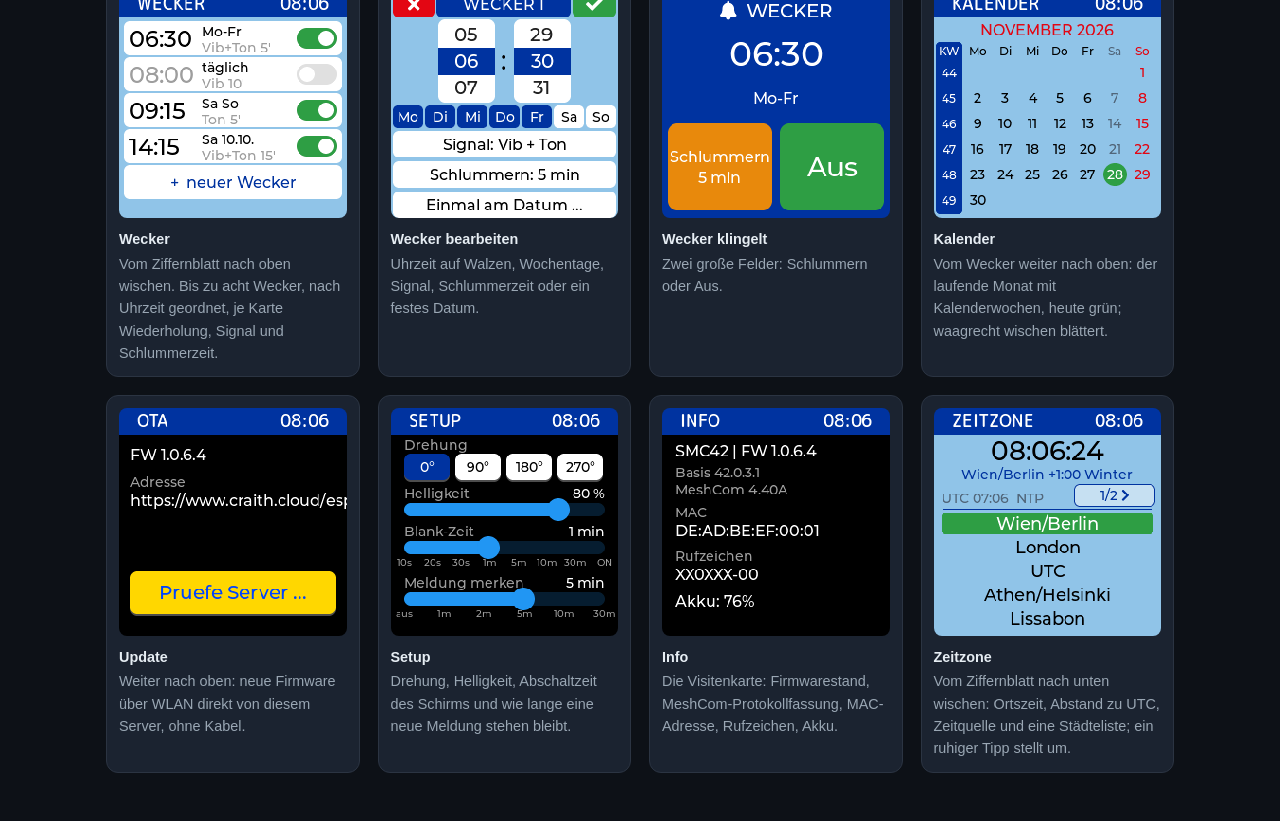
<file: twatch/schirme.html>
<!DOCTYPE html>
<html lang="de">
<head>
  <meta charset="UTF-8" />
  <meta name="viewport" content="width=device-width, initial-scale=1.0" />
  <title>MeshCom Watch – die Schirme</title>
  <meta name="description" content="Alle Schirme der MeshCom-Watch-Firmware 1.0.6.4 für die LilyGo T-Watch-S3-Plus im Bild." />
  <link rel="icon" href="favicon-uhr.svg" type="image/svg+xml" />
  <link rel="stylesheet" href="../style.css?v=20261115" />
  <style>
    main.schirme { max-width: 1100px; margin: 0 auto; padding: 24px 16px 48px; }
    main.schirme h1 { margin: 8px 0 4px; }
    main.schirme h2 { margin: 36px 0 12px; font-size: 1.15em; border-bottom: 1px solid var(--border); padding-bottom: 6px; }
    .shots { display: grid; grid-template-columns: repeat(auto-fill, minmax(240px, 1fr)); gap: 18px; }
    .shot { margin: 0; background: var(--card); border: 1px solid var(--border); border-radius: var(--radius); padding: 12px; }
    .shot img { display: block; width: 100%; max-width: 240px; height: auto; margin: 0 auto 10px;
                border-radius: 8px; image-rendering: pixelated; }
    .shot figcaption { font-size: 0.9em; color: var(--muted); }
    .shot figcaption b { display: block; color: var(--text); margin-bottom: 2px; }
    .ring { background: var(--bg-soft); border: 1px solid var(--border); border-radius: var(--radius); padding: 12px 14px; }
  </style>
</head>
<body>
  <main class="schirme">
    <p><a href="../">← zurück zum Flasher</a> · <a href="webui.html">🌐 Die Webseite der Uhr</a></p>
    <h1>⌚ Die Schirme der MeshCom Watch</h1>
    <p class="muted">Firmware 1.0.6.4 · LilyGo T-Watch-S3-Plus und T-Watch-S3 · 240 × 240 Bildpunkte</p>
    <p>Die Aufnahmen stammen aus dem Emulator, der die Bedienoberfläche der Firmware unverändert
      übersetzt – so sieht die Uhr am Handgelenk aus. Stationen, Messwerte und Meldungen sind
      Beispieldaten; <code>XX0XXX-00</code> ist der Platzhalter, bis das eigene Rufzeichen eingetragen ist.</p>
    <p class="ring"><b>So hängen die Schirme zusammen.</b> Nach rechts wischen: Ziffernblatt → Meldungen → Senden → Module → Stationen → Ziffernblatt, nach links dieselbe Runde rückwärts. Senkrecht am Ziffernblatt: nach oben Wecker → Kalender → Update → Setup → Info → Zeitzone, nach unten dieselbe Säule rückwärts.</p>
    <h2>Ziffernblatt</h2>
    <div class="shots">
      <figure class="shot"><img src="schirme/bahnhofsuhr.png" width="240" height="240" loading="lazy" alt="Bahnhofsuhr"><figcaption><b>Bahnhofsuhr</b>Der Startschirm: Zeiger mit Stop-to-Go-Sekunde, Rufzeichen, Akkustand und die rote Zahl ungelesener Meldungen. Die Krone führt von überall hierher zurück.</figcaption></figure>
      <figure class="shot"><img src="schirme/funkraumuhr.png" width="240" height="240" loading="lazy" alt="Funkraumuhr"><figcaption><b>Funkraumuhr</b>Zweites Zifferblatt nach der Seefunk-Funkraumuhr: die farbigen Keile sind die Funkstille-Zeiten.</figcaption></figure>
      <figure class="shot"><img src="schirme/stromzaehler.png" width="240" height="240" loading="lazy" alt="Stromzähler"><figcaption><b>Stromzähler</b>Drittes Zifferblatt: die Uhrzeit als rollendes Zählwerk wie bei einem Ferraris-Zähler, darunter Akkuspannung, Ladestand und Restkapazität.</figcaption></figure>
    </div>
    <h2>Meldungen und Senden</h2>
    <div class="shots">
      <figure class="shot"><img src="schirme/meldungen.png" width="240" height="240" loading="lazy" alt="Meldungen – Übersicht"><figcaption><b>Meldungen – Übersicht</b>Vom Ziffernblatt nach rechts wischen. Je Ebene ein Feld (ALL, DM, die eigenen Gruppen) mit „neu / gesamt“; volle Farbe heißt: hier wartet etwas Ungelesenes.</figcaption></figure>
      <figure class="shot"><img src="schirme/ebene-all.png" width="240" height="240" loading="lazy" alt="Meldungsliste"><figcaption><b>Meldungsliste</b>Ein Tipp auf ein Feld öffnet die Liste dieser Ebene: Absender, Uhrzeit, Textanfang, Emojis werden farbig dargestellt.</figcaption></figure>
      <figure class="shot"><img src="schirme/meldung.png" width="240" height="240" loading="lazy" alt="Meldung im Detail"><figcaption><b>Meldung im Detail</b>Der volle Text mit Empfangsstärke (RSSI) und Signal-Rausch-Abstand (SNR). Ein Wisch nach rechts antwortet genau dieser Meldung.</figcaption></figure>
      <figure class="shot"><img src="schirme/senden.png" width="240" height="240" loading="lazy" alt="Senden"><figcaption><b>Senden</b>Fünf vorbereitete Textbausteine, ein Tipp sendet. Die sechste Karte pingt die zuletzt gehörte Station. Die Farbe der Karte zeigt, ob eine Quittung kam.</figcaption></figure>
      <figure class="shot"><img src="schirme/senden-ziele.png" width="240" height="240" loading="lazy" alt="Ziel wählen"><figcaption><b>Ziel wählen</b>Ein Tipp auf die Kopfzeile klappt die Ziele auf: alle, die eigenen Gruppen in ihren Farben, Partner aus Direktmeldungen und zuletzt gehörte Stationen.</figcaption></figure>
      <figure class="shot"><img src="schirme/schreiben.png" width="240" height="240" loading="lazy" alt="Schreiben"><figcaption><b>Schreiben</b>Freier Text mit Telefontastatur und Wörterbuch. In „Senden“ senkrecht wischen; oben rechts wird abgeschickt.</figcaption></figure>
    </div>
    <h2>Stationen</h2>
    <div class="shots">
      <figure class="shot"><img src="schirme/stationen.png" width="240" height="240" loading="lazy" alt="Stationen"><figcaption><b>Stationen</b>Vom Ziffernblatt nach links wischen. Wer wurde gehört, wie weit, in welcher Richtung, wie stark und ob direkt oder über einen Digipeater.</figcaption></figure>
      <figure class="shot"><img src="schirme/radar.png" width="240" height="240" loading="lazy" alt="Radar"><figcaption><b>Radar</b>Von den Stationen nach unten wischen: die eigene Position in der Mitte, gehörte Stationen als Punkte ringsum, Norden oben.</figcaption></figure>
    </div>
    <h2>Module</h2>
    <div class="shots">
      <figure class="shot"><img src="schirme/modul-uhr.png" width="240" height="240" loading="lazy" alt="Kacheln – Seite UHR"><figcaption><b>Kacheln – Seite UHR</b>Vom Ziffernblatt zweimal nach links wischen oder ein Tipp auf BOOT. Jede Kachel ist Schalter und Anzeige zugleich; ein Langdruck öffnet die Detailseite.</figcaption></figure>
      <figure class="shot"><img src="schirme/modul-meshcom.png" width="240" height="240" loading="lazy" alt="Kacheln – Seite MESHCOM"><figcaption><b>Kacheln – Seite MESHCOM</b>Senkrecht wischen: LoRa, Positionsbake, Track, Quittungen, Weiterleitung und Gateway – alles rund ums Funken.</figcaption></figure>
      <figure class="shot"><img src="schirme/wlan.png" width="240" height="240" loading="lazy" alt="WLAN"><figcaption><b>WLAN</b>Bis zu drei gespeicherte Netze mit Zustand, Adresse und Empfangsstärke.</figcaption></figure>
      <figure class="shot"><img src="schirme/gps.png" width="240" height="240" loading="lazy" alt="GPS"><figcaption><b>GPS</b>Locator, Fix mit Satellitenzahl, Koordinaten, Höhe und Genauigkeit (HDOP).</figcaption></figure>
      <figure class="shot"><img src="schirme/lora.png" width="240" height="240" loading="lazy" alt="LoRa"><figcaption><b>LoRa</b>Sendeleistung in neun Stufen. Ganz links steht der reine Empfangsbetrieb: die Uhr hört mit, sendet aber nichts.</figcaption></figure>
      <figure class="shot"><img src="schirme/vibration.png" width="240" height="240" loading="lazy" alt="Vibration und Licht"><figcaption><b>Vibration und Licht</b>Wofür die Uhr vibriert oder weckt – getrennt nach Internet und Funk – und die Nachtruhe.</figcaption></figure>
      <figure class="shot"><img src="schirme/akku.png" width="240" height="240" loading="lazy" alt="Akku"><figcaption><b>Akku</b>Spannung, Ladestand, Ladezustand, Chiptemperatur und der Ladestrom als Regler.</figcaption></figure>
    </div>
    <h2>Säule am Ziffernblatt</h2>
    <div class="shots">
      <figure class="shot"><img src="schirme/wecker.png" width="240" height="240" loading="lazy" alt="Wecker"><figcaption><b>Wecker</b>Vom Ziffernblatt nach oben wischen. Bis zu acht Wecker, nach Uhrzeit geordnet, je Karte Wiederholung, Signal und Schlummerzeit.</figcaption></figure>
      <figure class="shot"><img src="schirme/wecker-bearbeiten.png" width="240" height="240" loading="lazy" alt="Wecker bearbeiten"><figcaption><b>Wecker bearbeiten</b>Uhrzeit auf Walzen, Wochentage, Signal, Schlummerzeit oder ein festes Datum.</figcaption></figure>
      <figure class="shot"><img src="schirme/wecker-klingelt.png" width="240" height="240" loading="lazy" alt="Wecker klingelt"><figcaption><b>Wecker klingelt</b>Zwei große Felder: Schlummern oder Aus.</figcaption></figure>
      <figure class="shot"><img src="schirme/kalender.png" width="240" height="240" loading="lazy" alt="Kalender"><figcaption><b>Kalender</b>Vom Wecker weiter nach oben: der laufende Monat mit Kalenderwochen, heute grün; waagrecht wischen blättert.</figcaption></figure>
      <figure class="shot"><img src="schirme/ota.png" width="240" height="240" loading="lazy" alt="Update"><figcaption><b>Update</b>Weiter nach oben: neue Firmware über WLAN direkt von diesem Server, ohne Kabel.</figcaption></figure>
      <figure class="shot"><img src="schirme/setup.png" width="240" height="240" loading="lazy" alt="Setup"><figcaption><b>Setup</b>Drehung, Helligkeit, Abschaltzeit des Schirms und wie lange eine neue Meldung stehen bleibt.</figcaption></figure>
      <figure class="shot"><img src="schirme/info.png" width="240" height="240" loading="lazy" alt="Info"><figcaption><b>Info</b>Die Visitenkarte: Firmwarestand, MeshCom-Protokollfassung, MAC-Adresse, Rufzeichen, Akku.</figcaption></figure>
      <figure class="shot"><img src="schirme/zeitzone.png" width="240" height="240" loading="lazy" alt="Zeitzone"><figcaption><b>Zeitzone</b>Vom Ziffernblatt nach unten wischen: Ortszeit, Abstand zu UTC, Zeitquelle und eine Städteliste; ein ruhiger Tipp stellt um.</figcaption></figure>
    </div>
  </main>
</body>
</html>
</file>
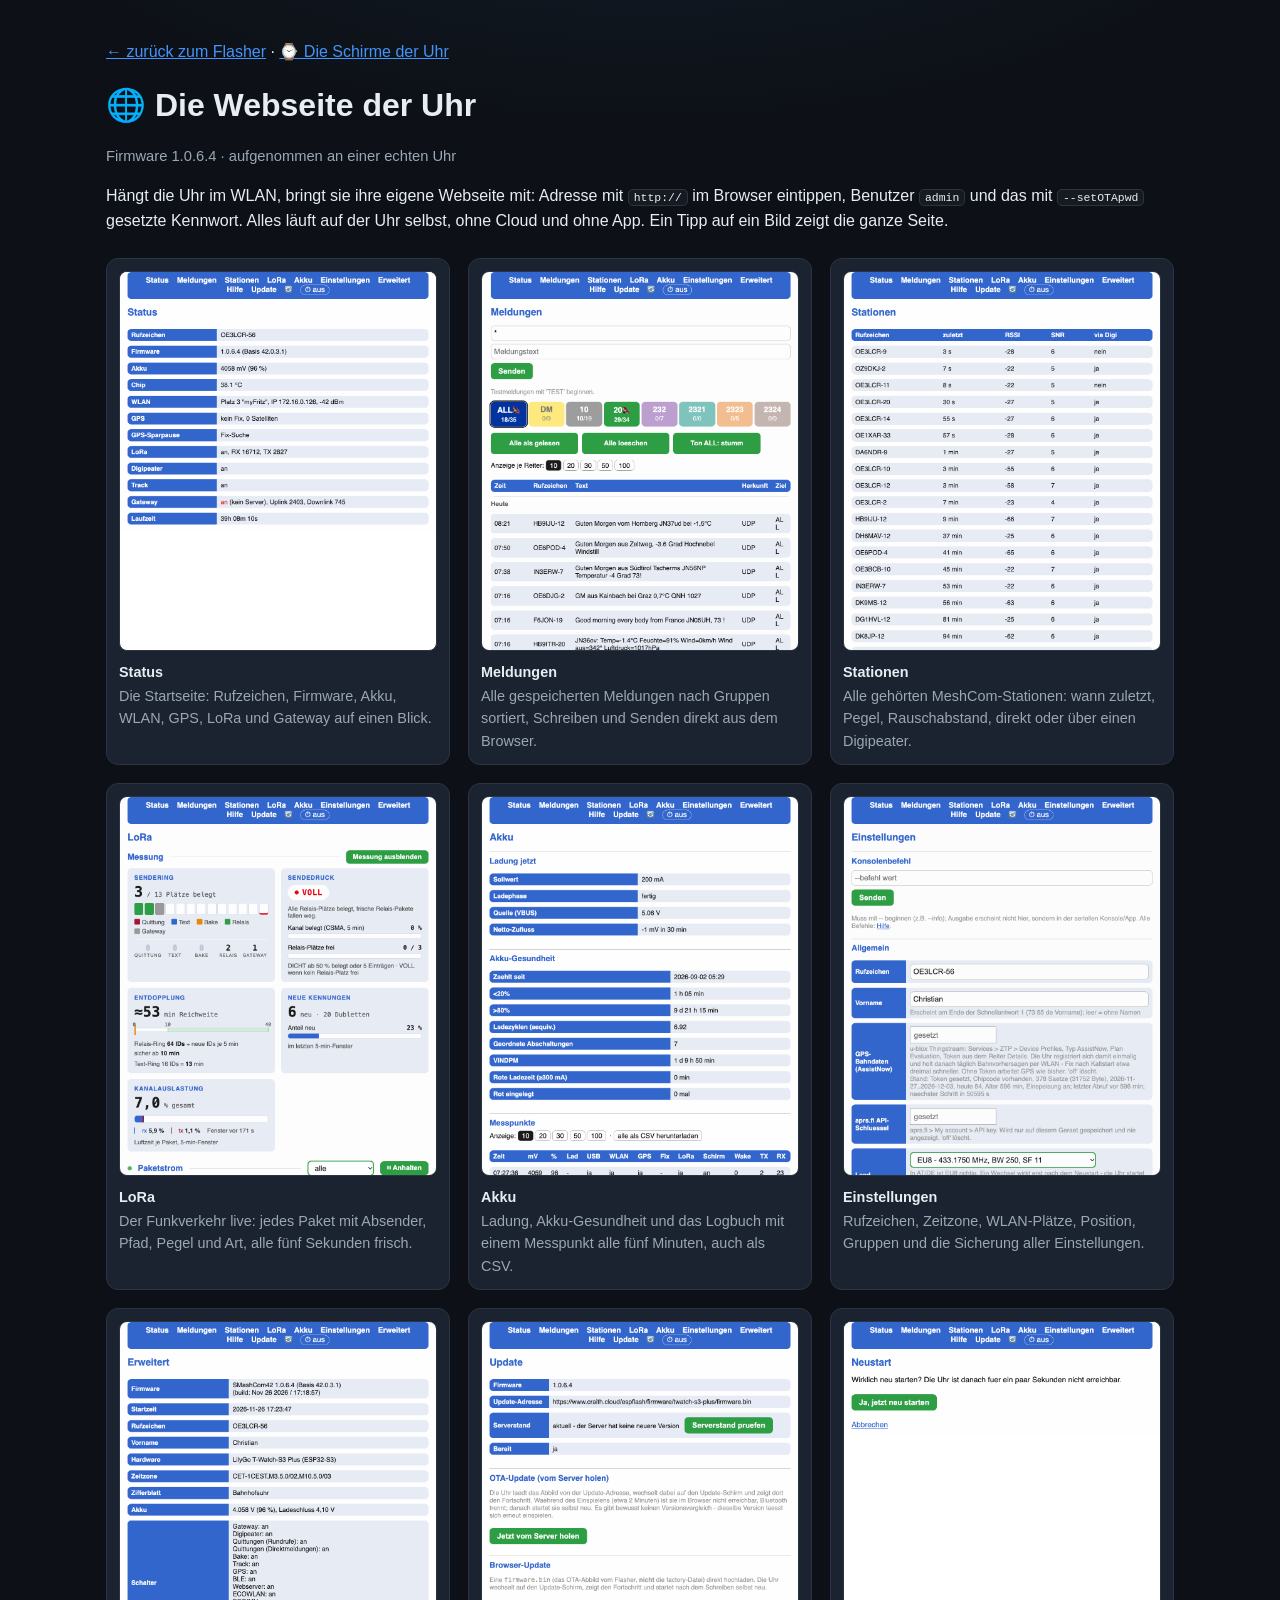
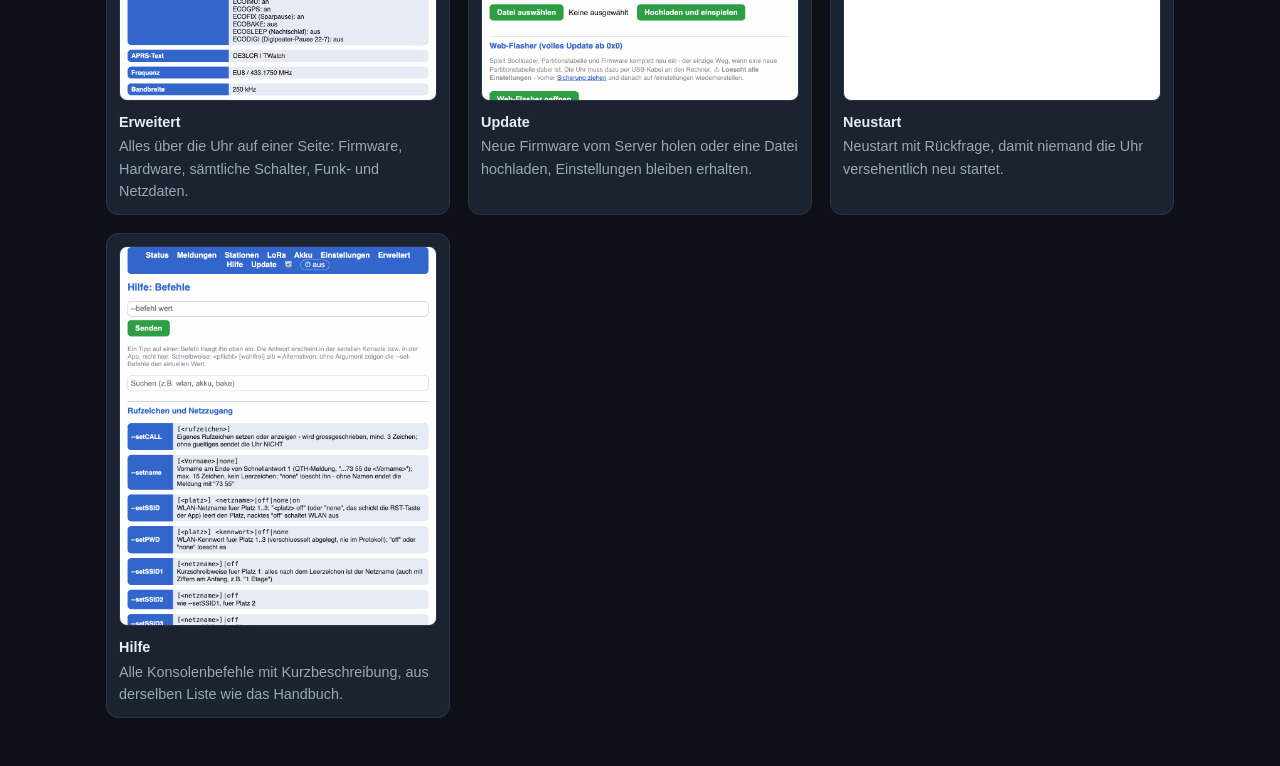
<file: twatch/webui.html>
<!DOCTYPE html>
<html lang="de">
<head>
  <meta charset="UTF-8" />
  <meta name="viewport" content="width=device-width, initial-scale=1.0" />
  <title>MeshCom Watch – die Webseite der Uhr</title>
  <meta name="description" content="Die eingebaute Webseite der MeshCom-Watch-Firmware 1.0.6.4 für die LilyGo T-Watch-S3-Plus im Bild." />
  <link rel="icon" href="favicon-uhr.svg" type="image/svg+xml" />
  <link rel="stylesheet" href="../style.css?v=20261115" />
  <style>
    main.schirme { max-width: 1100px; margin: 0 auto; padding: 24px 16px 48px; }
    main.schirme h1 { margin: 8px 0 4px; }
    .shots { display: grid; grid-template-columns: repeat(auto-fill, minmax(min(100%, 340px), 1fr)); gap: 18px; margin-top: 24px; }
    .shot { margin: 0; background: var(--card); border: 1px solid var(--border); border-radius: var(--radius); padding: 12px; }
    .shot a { display: block; background: #fff; height: 380px; overflow: hidden; border-radius: 8px; border: 1px solid var(--border); margin-bottom: 10px; }
    .shot img { display: block; width: 100%; height: auto; }
    .shot figcaption { font-size: 0.9em; color: var(--muted); }
    .shot figcaption b { display: block; color: var(--text); margin-bottom: 2px; }
  </style>
</head>
<body>
  <main class="schirme">
    <p><a href="../">← zurück zum Flasher</a> · <a href="schirme.html">⌚ Die Schirme der Uhr</a></p>
    <h1>🌐 Die Webseite der Uhr</h1>
    <p class="muted">Firmware 1.0.6.4 · aufgenommen an einer echten Uhr</p>
    <p>Hängt die Uhr im WLAN, bringt sie ihre eigene Webseite mit: Adresse mit <code>http://</code>
      im Browser eintippen, Benutzer <code>admin</code> und das mit <code>--setOTApwd</code> gesetzte
      Kennwort. Alles läuft auf der Uhr selbst, ohne Cloud und ohne App. Ein Tipp auf ein Bild zeigt
      die ganze Seite.</p>
    <div class="shots">
      <figure class="shot"><a href="webui/status.png" target="_blank" rel="noopener"><img src="webui/status.png" loading="lazy" alt="Status"></a><figcaption><b>Status</b>Die Startseite: Rufzeichen, Firmware, Akku, WLAN, GPS, LoRa und Gateway auf einen Blick.</figcaption></figure>
      <figure class="shot"><a href="webui/meldungen.png" target="_blank" rel="noopener"><img src="webui/meldungen.png" loading="lazy" alt="Meldungen"></a><figcaption><b>Meldungen</b>Alle gespeicherten Meldungen nach Gruppen sortiert, Schreiben und Senden direkt aus dem Browser.</figcaption></figure>
      <figure class="shot"><a href="webui/stationen.png" target="_blank" rel="noopener"><img src="webui/stationen.png" loading="lazy" alt="Stationen"></a><figcaption><b>Stationen</b>Alle gehörten MeshCom-Stationen: wann zuletzt, Pegel, Rauschabstand, direkt oder über einen Digipeater.</figcaption></figure>
      <figure class="shot"><a href="webui/lora.png" target="_blank" rel="noopener"><img src="webui/lora.png" loading="lazy" alt="LoRa"></a><figcaption><b>LoRa</b>Der Funkverkehr live: jedes Paket mit Absender, Pfad, Pegel und Art, alle fünf Sekunden frisch.</figcaption></figure>
      <figure class="shot"><a href="webui/akku.png" target="_blank" rel="noopener"><img src="webui/akku.png" loading="lazy" alt="Akku"></a><figcaption><b>Akku</b>Ladung, Akku-Gesundheit und das Logbuch mit einem Messpunkt alle fünf Minuten, auch als CSV.</figcaption></figure>
      <figure class="shot"><a href="webui/einstellungen.png" target="_blank" rel="noopener"><img src="webui/einstellungen.png" loading="lazy" alt="Einstellungen"></a><figcaption><b>Einstellungen</b>Rufzeichen, Zeitzone, WLAN-Plätze, Position, Gruppen und die Sicherung aller Einstellungen.</figcaption></figure>
      <figure class="shot"><a href="webui/erweitert.png" target="_blank" rel="noopener"><img src="webui/erweitert.png" loading="lazy" alt="Erweitert"></a><figcaption><b>Erweitert</b>Alles über die Uhr auf einer Seite: Firmware, Hardware, sämtliche Schalter, Funk- und Netzdaten.</figcaption></figure>
      <figure class="shot"><a href="webui/update.png" target="_blank" rel="noopener"><img src="webui/update.png" loading="lazy" alt="Update"></a><figcaption><b>Update</b>Neue Firmware vom Server holen oder eine Datei hochladen, Einstellungen bleiben erhalten.</figcaption></figure>
      <figure class="shot"><a href="webui/neustart.png" target="_blank" rel="noopener"><img src="webui/neustart.png" loading="lazy" alt="Neustart"></a><figcaption><b>Neustart</b>Neustart mit Rückfrage, damit niemand die Uhr versehentlich neu startet.</figcaption></figure>
      <figure class="shot"><a href="webui/hilfe.png" target="_blank" rel="noopener"><img src="webui/hilfe.png" loading="lazy" alt="Hilfe"></a><figcaption><b>Hilfe</b>Alle Konsolenbefehle mit Kurzbeschreibung, aus derselben Liste wie das Handbuch.</figcaption></figure>
    </div>
  </main>
</body>
</html>
</file>
<file: style.css>
:root {
  --bg: #0d1117;
  --bg-soft: #161b22;
  --card: #1b2330;
  --border: #2b3442;
  --text: #e6edf3;
  --muted: #9aa7b4;
  --accent: #2ea44f;
  --accent-hover: #2c974b;
  --blue: #4493f8;
  --warn-bg: #2b2410;
  --warn-border: #6b5418;
  --warn-text: #f0d68a;
  --err-bg: #2d1517;
  --err-border: #6e2329;
  --err-text: #ff9b9b;
  --radius: 12px;
}

* { box-sizing: border-box; }

html { scroll-behavior: smooth; }

body {
  margin: 0;
  font-family: -apple-system, BlinkMacSystemFont, "Segoe UI", Roboto, Helvetica, Arial, sans-serif;
  background: radial-gradient(1200px 600px at 50% -10%, #15202e 0%, var(--bg) 60%);
  color: var(--text);
  line-height: 1.55;
  min-height: 100vh;
}

code {
  background: var(--bg-soft);
  border: 1px solid var(--border);
  border-radius: 5px;
  padding: 1px 5px;
  font-size: 0.88em;
}

a { color: var(--blue); }

/* Header */
.site-header {
  border-bottom: 1px solid var(--border);
  background: rgba(13, 17, 23, 0.7);
  backdrop-filter: blur(8px);
  position: sticky;
  top: 0;
  z-index: 10;
}
.brand {
  display: flex;
  align-items: center;
  gap: 12px;
  max-width: 760px;
  margin: 0 auto;
  padding: 14px 20px;
}
.brand-logo { font-size: 26px; }
.brand-text { display: flex; flex-direction: column; line-height: 1.1; }
.brand-name { font-weight: 700; font-size: 1.05rem; }
.brand-sub { color: var(--muted); font-size: 0.82rem; }

/* Layout */
.container {
  max-width: 760px;
  margin: 0 auto;
  padding: 28px 20px 40px;
}

.hero { text-align: center; margin-bottom: 26px; }
.hero h1 {
  font-size: 2rem;
  margin: 0 0 8px;
  background: linear-gradient(90deg, var(--accent), var(--blue));
  -webkit-background-clip: text;
  background-clip: text;
  color: transparent;
}
.lead { color: var(--muted); max-width: 52ch; margin: 0 auto; }

/* Cards */
.card {
  background: var(--card);
  border: 1px solid var(--border);
  border-radius: var(--radius);
  padding: 22px;
  margin-bottom: 20px;
}
.card h2 {
  font-size: 1.05rem;
  margin: 0 0 12px;
}
.flash-card h2:not(:first-child) { margin-top: 22px; }

.muted { color: var(--muted); font-size: 0.92rem; }

/* Form */
.field { display: block; margin-bottom: 4px; }
.field-label {
  display: block;
  font-size: 0.85rem;
  color: var(--muted);
  margin-bottom: 6px;
}
select {
  width: 100%;
  padding: 11px 12px;
  font-size: 1rem;
  color: var(--text);
  background: var(--bg-soft);
  border: 1px solid var(--border);
  border-radius: 9px;
  appearance: none;
  cursor: pointer;
}
select:focus { outline: 2px solid var(--blue); outline-offset: 1px; }

.board-info { margin-top: -2px; margin-bottom: 14px; }

/* Buttons */
.btn {
  font: inherit;
  font-weight: 600;
  border: none;
  border-radius: 9px;
  padding: 12px 22px;
  cursor: pointer;
  transition: background 0.15s ease, transform 0.05s ease;
}
.btn-primary { background: var(--accent); color: #fff; }
.btn-primary:hover { background: var(--accent-hover); }
.btn-primary:active { transform: translateY(1px); }

esp-web-install-button { display: inline-block; margin: 4px 0 18px; }

/* Alerts */
.alert {
  border-radius: 10px;
  padding: 13px 15px;
  font-size: 0.92rem;
  border: 1px solid;
}
.alert-warn {
  background: var(--warn-bg);
  border-color: var(--warn-border);
  color: var(--warn-text);
}
.alert-error {
  background: var(--err-bg);
  border-color: var(--err-border);
  color: var(--err-text);
  margin-bottom: 20px;
}

/* Lists */
.checks, .changelog { margin: 0; padding-left: 20px; }
.checks li, .changelog li { margin-bottom: 7px; }

.hidden { display: none; }

/* Footer */
.site-footer {
  border-top: 1px solid var(--border);
  text-align: center;
  padding: 22px 20px 34px;
  font-size: 0.86rem;
  color: var(--muted);
}
.site-footer p { margin: 4px 0; }

@media (max-width: 520px) {
  .hero h1 { font-size: 1.6rem; }
  .card { padding: 18px; }
}

/* ───────────────────────────────────────────────────────────────────────────
   Erweitert-Bereich (esptool-js: Info / eigene Firmware / Konsole)
   ─────────────────────────────────────────────────────────────────────────── */
.adv-card { padding: 0; }
.adv-card > summary {
  list-style: none;
  cursor: pointer;
  padding: 22px;
  display: flex;
  align-items: center;
  gap: 8px;
}
.adv-card > summary::-webkit-details-marker { display: none; }
.adv-card > summary h2 { margin: 0; }
.adv-card > summary::before {
  content: "▸";
  color: var(--muted);
  font-size: 0.9em;
  transition: transform 0.15s ease;
}
.adv-card[open] > summary::before { transform: rotate(90deg); }
.adv-card > :not(summary) { margin-left: 22px; margin-right: 22px; }
.adv-card > :last-child { margin-bottom: 22px; }

.adv-fieldset { border: 0; padding: 0; margin: 0; min-width: 0; }
.adv-fieldset[disabled] { opacity: 0.5; }
.adv-fieldset h3 {
  font-size: 0.98rem;
  margin: 22px 0 10px;
  padding-top: 16px;
  border-top: 1px solid var(--border);
}
.adv-fieldset h3:first-of-type { border-top: 0; padding-top: 0; margin-top: 8px; }

.adv-row { display: flex; flex-wrap: wrap; gap: 10px; align-items: flex-end; }
.adv-grow { flex: 1 1 200px; }
.adv-con-buttons { align-items: center; }

.adv-detect {
  display: flex;
  flex-direction: column;
  gap: 12px;
  margin: 14px 0 0;
}
.adv-info {
  display: grid;
  grid-template-columns: max-content 1fr;
  align-content: start;
  gap: 4px 16px;
  margin: 0;
  padding: 12px 14px;
  background: var(--bg-soft);
  border: 1px solid var(--border);
  border-radius: 9px;
  font-size: 0.92rem;
}
.adv-info dt { color: var(--muted); }
.adv-info dd { margin: 0; }
.adv-muted { color: var(--muted); font-size: 0.82em; }

/* Board-Galerie: Kandidaten-Gruppe bzw. eindeutig bestätigtes Modul */
.adv-gallery {
  display: grid;
  grid-template-columns: repeat(auto-fill, minmax(150px, 1fr));
  gap: 10px;
}
.adv-board {
  margin: 0;
  display: flex;
  flex-direction: column;
  background: var(--bg-soft);
  border: 1px solid var(--border);
  border-radius: 9px;
  overflow: hidden;
}
.adv-board img {
  width: 100%;
  height: 120px;
  object-fit: contain;
  background: #0a0e14;
  border-bottom: 1px solid var(--border);
}
.adv-board figcaption {
  padding: 8px 10px;
  display: flex;
  flex-direction: column;
  gap: 3px;
  font-size: 0.84rem;
}
.adv-board figcaption b { font-size: 0.9rem; }
.adv-board figcaption span { color: var(--muted); font-size: 0.78rem; line-height: 1.35; }
/* Eindeutig erkannt → grün hervorgehoben */
.adv-board.confirmed {
  border-color: var(--accent);
  box-shadow: 0 0 0 1px var(--accent) inset;
}
.adv-nrf-note {
  margin: 10px 0 0;
  padding: 9px 12px;
  border-left: 3px solid var(--border);
  background: var(--bg-soft);
  border-radius: 0 8px 8px 0;
  font-size: 0.85rem;
}
@media (max-width: 420px) {
  .adv-gallery { grid-template-columns: repeat(auto-fill, minmax(130px, 1fr)); }
}

input[type="file"] {
  width: 100%;
  padding: 10px 12px;
  font: inherit;
  color: var(--text);
  background: var(--bg-soft);
  border: 1px solid var(--border);
  border-radius: 9px;
  cursor: pointer;
}
input[type="file"]::file-selector-button {
  font: inherit;
  font-weight: 600;
  margin-right: 12px;
  padding: 7px 14px;
  color: var(--text);
  background: var(--card);
  border: 1px solid var(--border);
  border-radius: 7px;
  cursor: pointer;
}
input[type="text"] {
  width: 100%;
  padding: 11px 12px;
  font: inherit;
  color: var(--text);
  background: var(--bg-soft);
  border: 1px solid var(--border);
  border-radius: 9px;
}
input[type="text"]:focus,
input[type="file"]:focus { outline: 2px solid var(--blue); outline-offset: 1px; }

.adv-check {
  display: flex;
  align-items: center;
  gap: 9px;
  margin: 12px 0;
  font-size: 0.92rem;
}
.adv-check input { width: 16px; height: 16px; accent-color: var(--accent); }

.btn-ghost {
  background: transparent;
  color: var(--text);
  border: 1px solid var(--border);
}
.btn-ghost:hover { background: var(--bg-soft); }
/* „Stoppen“ – rot, beendet jede aktive Verbindung */
.btn-stop {
  background: #c5303a;
  color: #fff;
  border: 1px solid #c5303a;
}
.btn-stop:hover { background: #b12a33; }
/* Deutliches rotes Aufleuchten beim Pressen. .is-pressed wird per JS auf BEIDE
   Stoppen-Buttons gesetzt, sobald einer gedrückt wird → sie reagieren gemeinsam. */
.btn-stop:active,
.btn-stop.is-pressed {
  background: #ff3b46;
  border-color: #ff6b73;
  box-shadow: 0 0 0 3px rgba(255, 59, 70, 0.35);
  transform: translateY(1px);
}
.btn:disabled { opacity: 0.45; cursor: not-allowed; }

.adv-progress {
  height: 8px;
  background: var(--bg-soft);
  border: 1px solid var(--border);
  border-radius: 999px;
  overflow: hidden;
  margin: 14px 0 6px;
}
.adv-progress-bar {
  height: 100%;
  width: 0;
  background: linear-gradient(90deg, var(--accent), var(--blue));
  transition: width 0.2s ease;
}

.adv-status { min-height: 1.2em; margin: 8px 0; font-size: 0.9rem; color: var(--muted); }
.adv-status.ok { color: var(--accent); }
.adv-status.err { color: var(--err-text); }

.adv-panel {
  margin: 6px 0;
  padding: 9px 12px;
  border-radius: 9px;
  font-size: 0.9rem;
  font-weight: 600;
  background: var(--bg-soft);
  border: 1px solid var(--border);
}
.adv-panel.ok { color: var(--accent); border-color: var(--accent); }

.adv-log {
  background: #0a0e14;
  border: 1px solid var(--border);
  border-radius: 9px;
  padding: 12px;
  margin: 8px 0 0;
  max-height: 220px;
  overflow: auto;
  font-family: ui-monospace, SFMono-Regular, Menlo, Consolas, monospace;
  font-size: 0.8rem;
  line-height: 1.4;
  color: var(--muted);
  white-space: pre-wrap;
  word-break: break-word;
}
.adv-log:empty { display: none; }
.adv-console { color: #cfe3c0; min-height: 120px; }
.adv-console:empty { display: block; }

/* ───────────────────────────────────────────────────────────────────────────
   Credits · Über mich
   ─────────────────────────────────────────────────────────────────────────── */
.credits-bio { margin: 4px 0 14px; }
.credits-bio p { margin: 0 0 10px; }
.credits-bio p:last-child { margin-bottom: 0; }
.credits-meta {
  display: grid;
  grid-template-columns: max-content 1fr;
  gap: 4px 16px;
  margin: 0 0 14px;
  padding: 12px 14px;
  background: var(--bg-soft);
  border: 1px solid var(--border);
  border-radius: 9px;
  font-size: 0.92rem;
}
.credits-meta dt { color: var(--muted); }
.credits-meta dd { margin: 0; }
.credits-thirdparty { font-size: 0.84rem; margin: 0 0 16px; }

.donate {
  display: flex;
  flex-direction: column;
  gap: 10px;
  padding: 14px 15px;
  border: 1px solid var(--border);
  border-radius: 10px;
  background: linear-gradient(180deg, rgba(46, 164, 79, 0.10), rgba(68, 147, 248, 0.06));
}
.donate-label { font-size: 0.92rem; }
.donate-buttons { display: flex; flex-wrap: wrap; gap: 10px; }
.donate-buttons .btn {
  text-decoration: none;
  display: inline-flex;
  align-items: center;
}
.btn-blue { background: var(--blue); color: #fff; }
.btn-blue:hover { filter: brightness(1.08); }

/* ───────────────────────────────────────────────────────────────────────────
   ESP Web Tools Flash-Dialog im craith-Design
   Die „Helfer-Fenster" (Verbinden/Flashen-Dialog) basieren auf Material 3 und
   laufen im Shadow DOM. ESP Web Tools setzt sein eigenes Light-Theme auf das
   :host der Elemente (--md-sys-color-surface:#fff, primary:#03a9f4 …). Um das
   zu überschreiben, müssen wir die Tokens direkt auf den Host-Tags mit
   !important setzen — das gewinnt gegen die :host-Regel und vererbt in alle
   inneren ew-*/md-*-Komponenten. Die :root-Variante deckt zusätzlich Consumer
   mit var(..., fallback) ab.
   ─────────────────────────────────────────────────────────────────────────── */
:root,
esp-web-install-button,
ewt-install-dialog {
  /* Flächen & Text */
  --md-sys-color-surface: var(--card) !important;
  --md-sys-color-surface-container: var(--bg-soft) !important;
  --md-sys-color-surface-container-high: #20293a !important;
  --md-sys-color-surface-container-highest: #283143 !important;
  --md-sys-color-on-surface: var(--text) !important;
  --md-sys-color-on-surface-variant: var(--muted) !important;
  --md-sys-color-outline: var(--border) !important;
  --md-sys-color-outline-variant: var(--border) !important;
  --md-sys-color-shadow: #000 !important;
  --md-sys-color-scrim: rgba(1, 4, 9, 0.6) !important;

  /* Primär (Aktions-Buttons im Dialog) = craith-Grün */
  --md-sys-color-primary: var(--accent) !important;
  --md-sys-color-on-primary: #ffffff !important;
  --md-sys-color-primary-container: var(--accent) !important;
  --md-sys-color-on-primary-container: #ffffff !important;

  /* Sekundär = craith-Blau */
  --md-sys-color-secondary: var(--blue) !important;
  --md-sys-color-on-secondary: #ffffff !important;
  --md-sys-color-secondary-container: #1d2b3f !important;
  --md-sys-color-on-secondary-container: var(--text) !important;

  /* Fehlerzustände passend zu unseren Error-Alerts */
  --md-sys-color-error: var(--err-text) !important;
  --md-sys-color-on-error: var(--err-bg) !important;
  --md-sys-color-error-container: var(--err-bg) !important;
  --md-sys-color-on-error-container: var(--err-text) !important;

  /* ESP-Web-Tools-eigene Variablen aus dem Light-Theme */
  --text-color: var(--text) !important;
  --danger-color: var(--err-text) !important;

  /* Runde Ecken wie unsere Buttons */
  --esp-tools-button-border-radius: 9px !important;

  /* Älterer MDC-Theme-Fallback (Install-Button) */
  --mdc-theme-primary: var(--accent) !important;
  --mdc-theme-secondary: var(--blue) !important;
}

/* ───────────────────────────────────────────────────────────────────────────
   Klappboxen in einer Firmware-Karte (Themen aufklappen statt lange Listen)
   ─────────────────────────────────────────────────────────────────────────── */
.facts {
  list-style: none;
  margin: 14px 0 0;
  padding: 0;
  display: grid;
  grid-template-columns: repeat(auto-fit, minmax(230px, 1fr));
  gap: 8px;
}
.facts li {
  display: flex;
  gap: 10px;
  align-items: flex-start;
  padding: 10px 12px;
  background: var(--bg-soft);
  border: 1px solid var(--border);
  border-radius: 10px;
  font-size: 0.92rem;
  line-height: 1.35;
}
.facts li > span { font-size: 1.3rem; line-height: 1.2; }
.facts li > div { color: var(--muted); }
.facts li b { color: var(--text); }

.fold {
  margin-top: 8px;
  background: var(--bg-soft);
  border: 1px solid var(--border);
  border-radius: 10px;
}
.fold > summary {
  list-style: none;
  cursor: pointer;
  padding: 11px 14px;
  display: flex;
  gap: 10px;
  align-items: flex-start;
}
.fold > summary::-webkit-details-marker { display: none; }
.fold > summary::before {
  content: "▸";
  color: var(--muted);
  flex: none;
  transition: transform 0.15s ease;
}
.fold[open] > summary::before { transform: rotate(90deg); }
.fold[open] > summary { border-bottom: 1px solid var(--border); }
.fold > summary:hover .fold-head > b { color: var(--blue); }
.fold-head { display: flex; flex-direction: column; gap: 2px; min-width: 0; }
.fold-teaser { color: var(--muted); font-size: 0.88rem; }
.fold > :not(summary) { margin: 12px 14px 12px 34px; }
.fold > ul.changelog { padding-left: 18px; }
.fold .verlauf li { margin-bottom: 4px; }

.fold-bar {
  margin-top: 20px;
  display: flex;
  flex-wrap: wrap;
  gap: 8px 14px;
  align-items: center;
  justify-content: space-between;
}
.fold-all {
  background: none;
  border: 1px solid var(--border);
  border-radius: 8px;
  color: var(--blue);
  padding: 5px 11px;
  font: inherit;
  font-size: 0.88rem;
  cursor: pointer;
}
.fold-all:hover { border-color: var(--blue); }
.fold code, .card .alert code { white-space: nowrap; }
</file>
